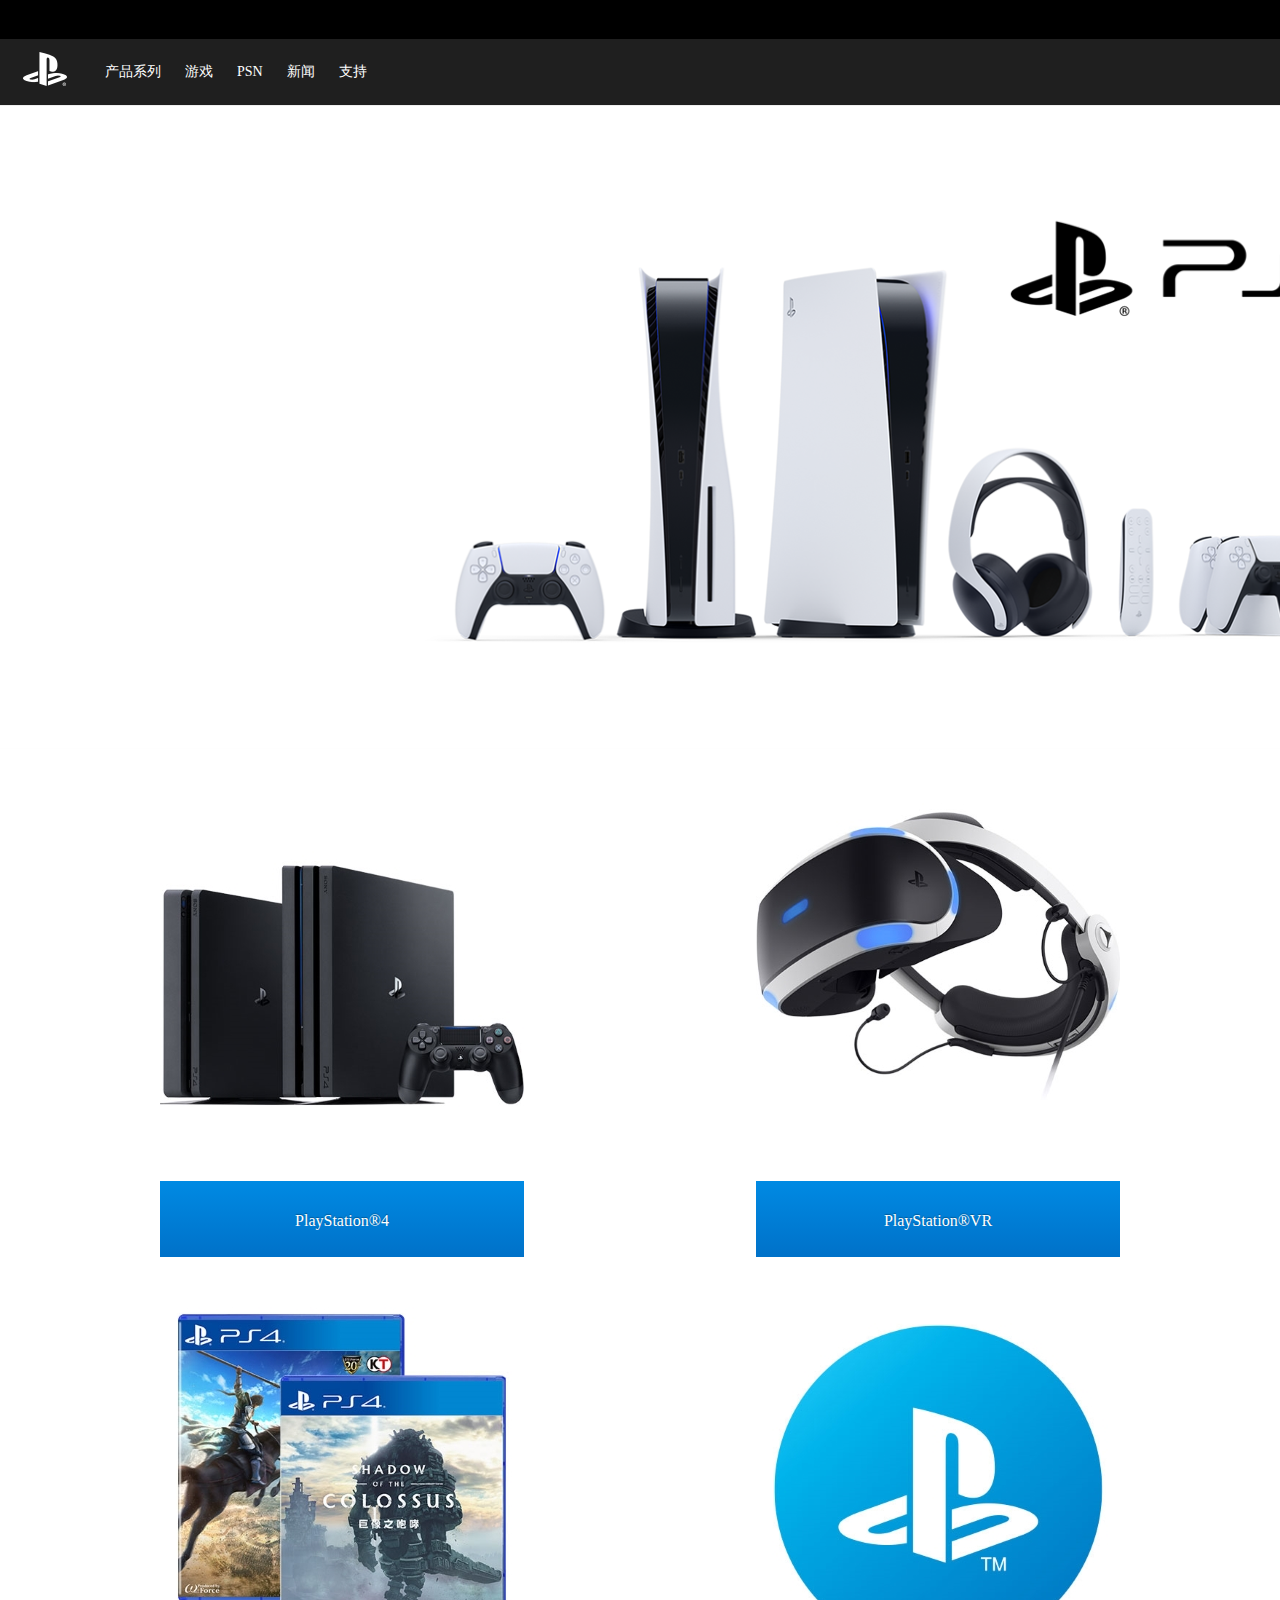
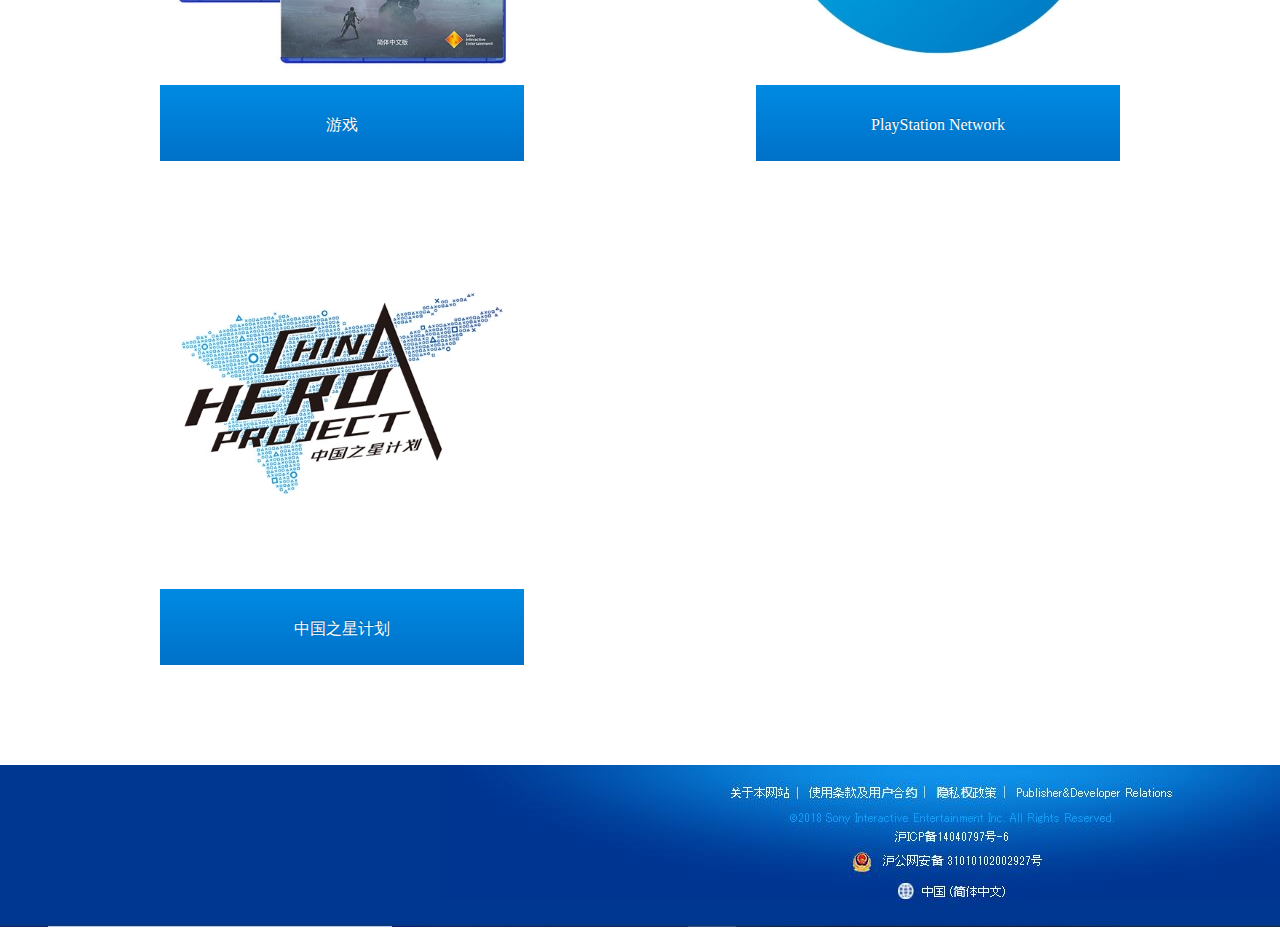
<file: 网站/index.html>
<!doctype html>
<html>
<head>
<meta charset="utf-8">
<title>索尼互动娱乐</title>
<link href="css/index.css" rel="stylesheet" type="text/css">
</head>

<body class="index">
<!--头部-->
 <div class="PCtop">
  <div id="global-header" class="section-header">
   <div id="sony-area" class="row-sony">
    <a class="link-sony" href="#">
     <img src="images/首页素材/sony_logo.png">
    </a>
   </div>
   <div class="global-container">
    <ul class="row-global-nav">
      <li id="nav-0" class="cell-global-ps">
        <a class="link-global-ps" href="#">
          <img src="images/首页素材/icon_ps_pc.png">
        </a>
      </li>
      <li id="nav-1" class="cell-global">
        <a class="link-global-support" href="#">
          <span class="pc-label-visible">产品系列</span>
        </a>
      </li>
      <li id="nav-2" class="cell-global">
        <a class="link-global-support" href="#">
          <span class="pc-label-visible">游戏</span>
        </a>
      </li>
      <li id="nav-3" class="cell-global">
        <a class="link-global-support" href="#">
          <span class="pc-label-visible">PSN</span>
        </a>
      </li>
      <li id="nav-4" class="cell-global">
        <a class="link-global-support" href="#">
          <span class="pc-label-visible">新闻</span>
        </a>
      </li>
      <li id="nav-5" class="cell-global">
        <a class="link-global-support" href="#">
          <span class="pc-label-visible">支持</span>
        </a>
      </li>
     </ul> <!--导览-->
   </div>
  </div>
 </div>
<!--内容-->
 <div class="PCweb">
  <div id="main_content">
   <div class="tu">
    <a href="#">
     <img src="images/首页素材/playstation-5-showcase-homepage-marquee-desktop-03-ps5-11jun20-chs-cn.png">
    </a>
   </div>
   <div class="second-1">
    <div class="photo1">
     <a>
      <img class="prd_img_1120" src="images/首页素材/20181120PlayStation_02.jpg">
     </a>
     <div class="proBuy">
      <a class="blueBtn" href="PS4.html" target="_blank">PlayStation®4</a>
     </div>
    </div>
    <div class="photo2">
     <a>
      <img class="prd_img_1120" src="images/首页素材/20181120PlayStation_03.jpg">
     </a>
     <div class="proBuy">
      <a class="blueBtn" href="https://www.playstation.com/zh-hans-cn/ps-vr/" target="_blank">PlayStation®VR</a>
     </div>
    </div>
   </div>
   <div class="second-2">
    <div class="photo3">
     <a>
      <img class="prd_img_1120" src="images/首页素材/20181120PlayStation_04.jpg">
     </a>
     <div class="proBuy">
      <a class="blueBtn" href="PSStore.html" target="_blank">游戏</a>
     </div>
    </div>
    <div class="photo4">
     <a>
      <img class="prd_img_1120" src="images/首页素材/20181120PlayStation_05.jpg">
     </a>
     <div class="proBuy">
      <a class="blueBtn" href="Network.html" target="_blank">PlayStation Network</a>
     </div>
    </div>
   </div>
   <div class="second-3">
    <div class="photo5">
     <a>
      <img class="prd_img_1120" src="images/首页素材/20181218chinaheroicon1.jpg">
     </a>
     <div class="proBuy">
      <a class="blueBtn" href="https://asia.playstation.com.cn/chs-cn/hero/" target="_blank">中国之星计划</a>
     </div>
    </div>
   </div>
  </div>
 </div>
 <div class="footer">
  <img src="images/首页素材/QQ截图20210707215318.jpg">
 </div> 
</body>
</html>
</file>
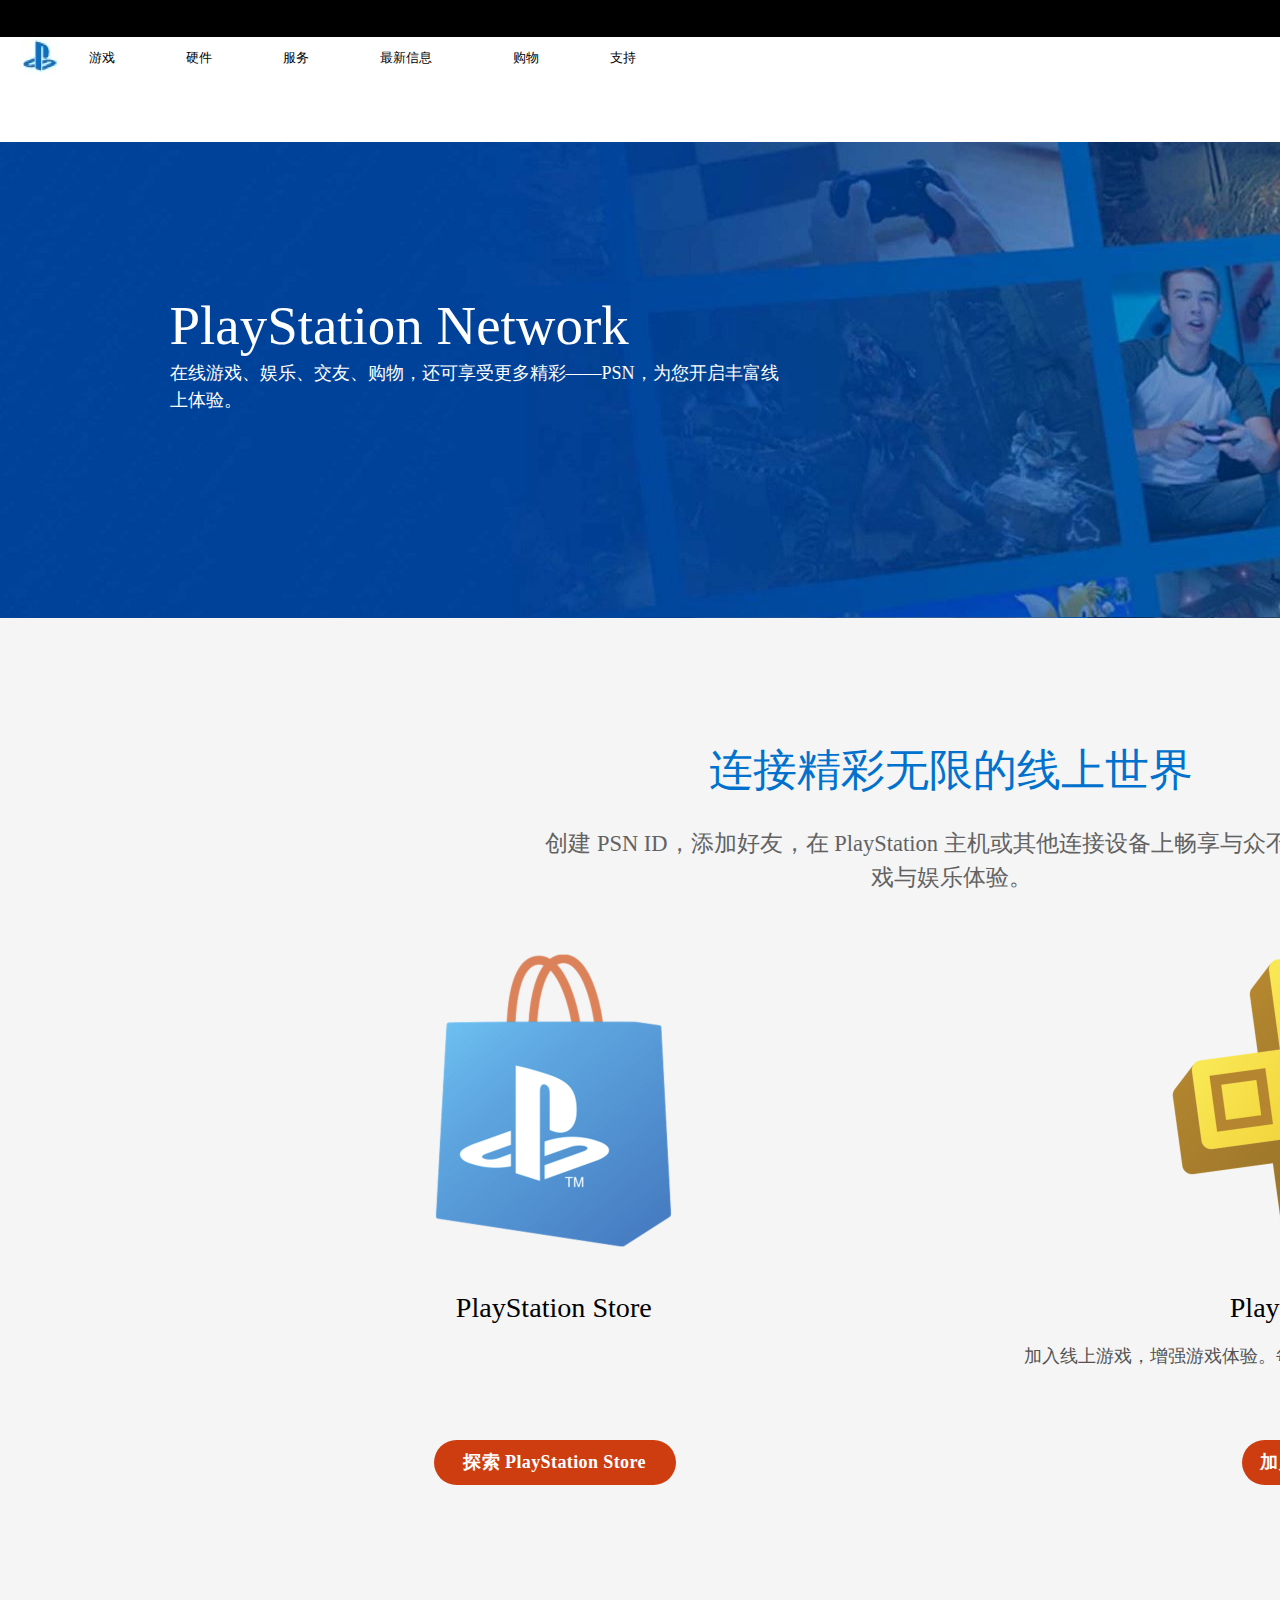
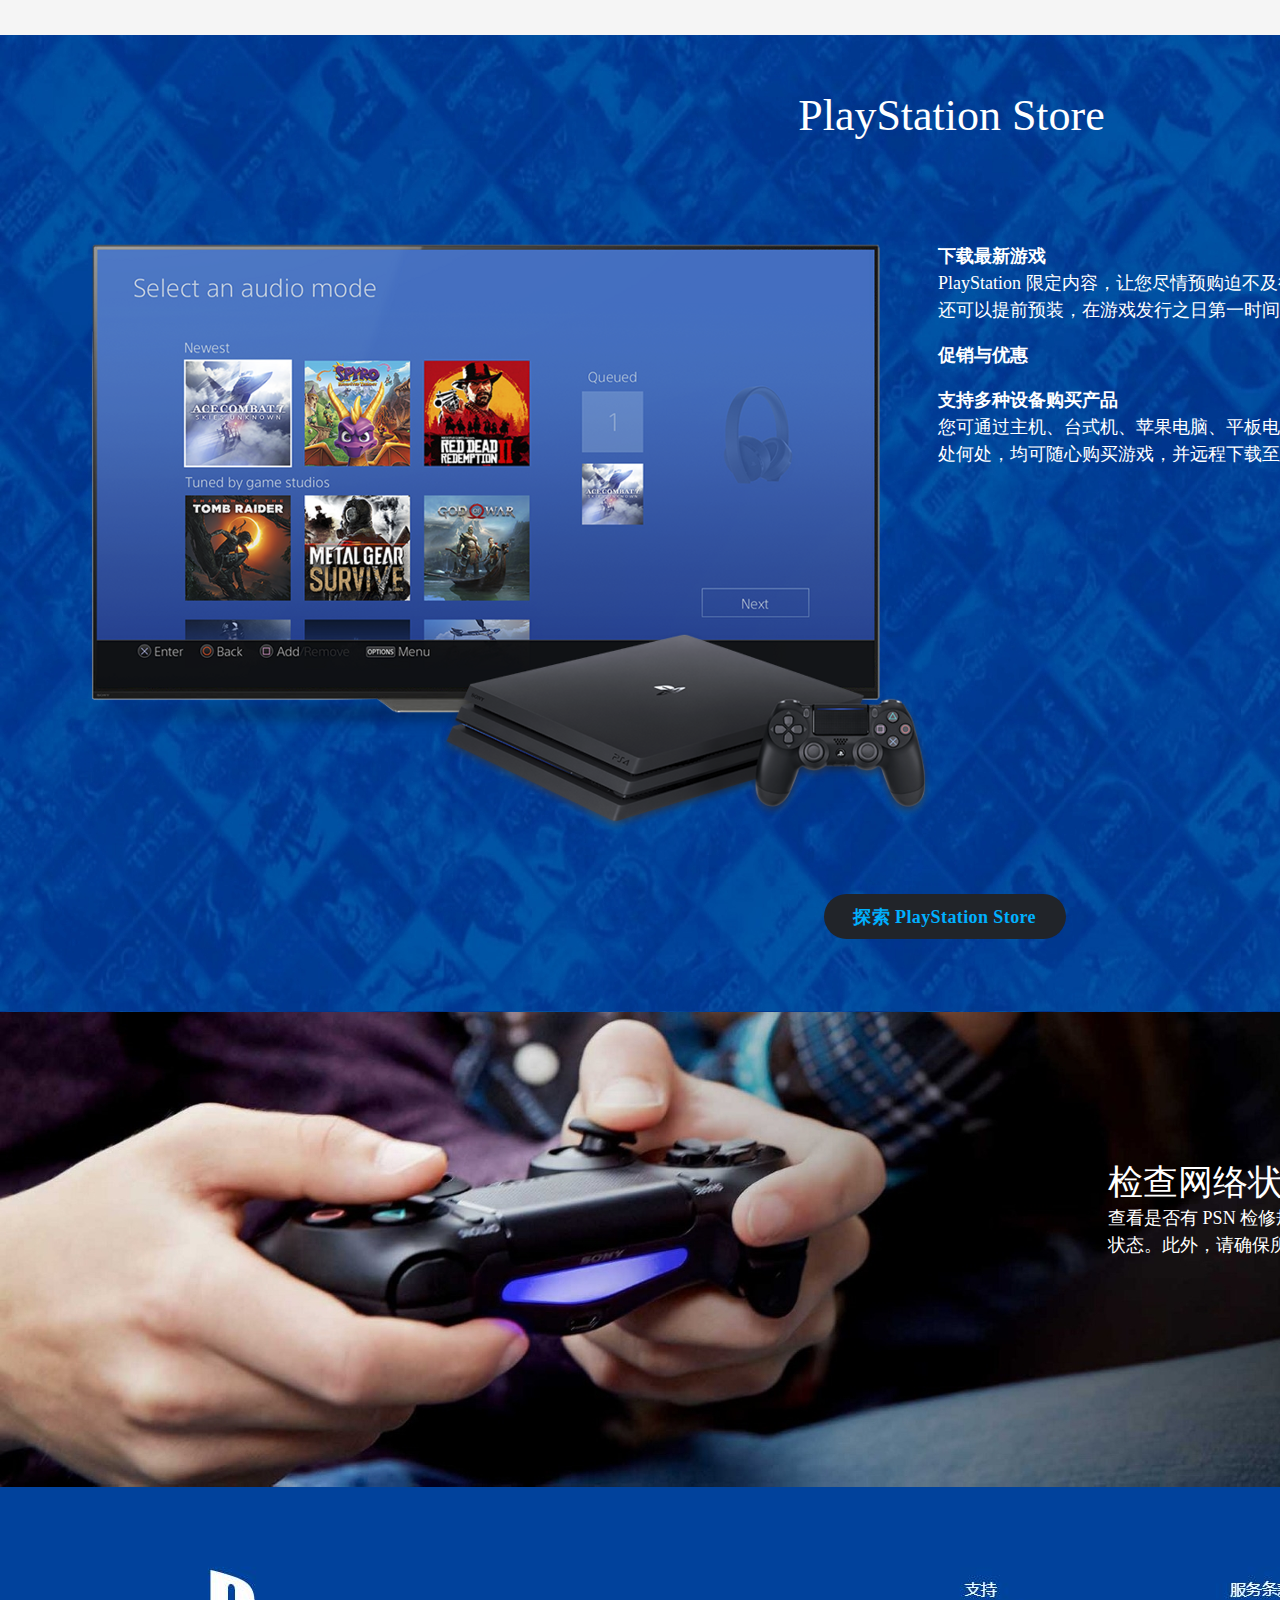
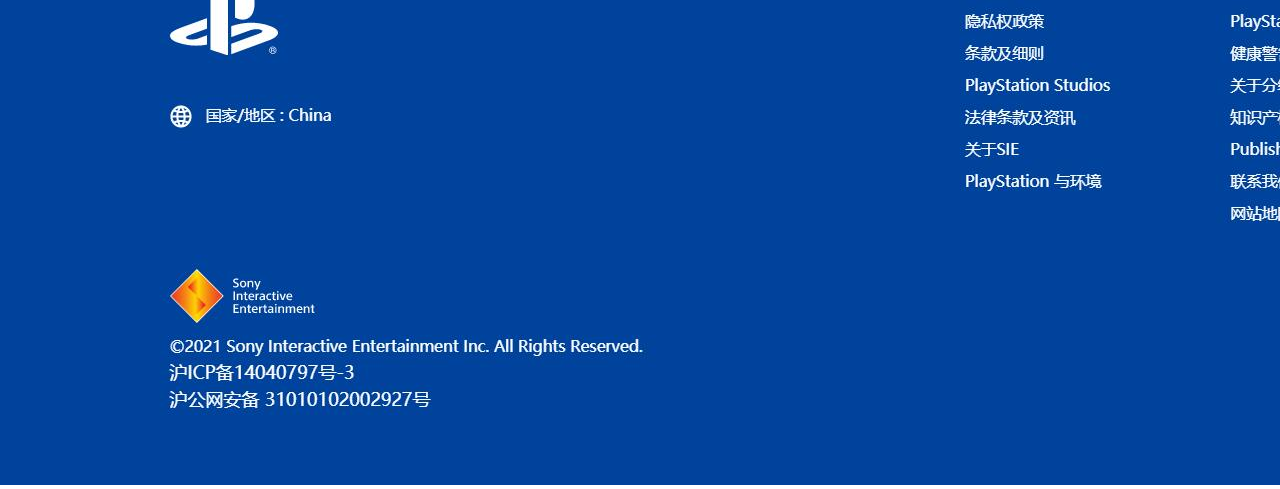
<file: 网站/Network.html>
<!doctype html>
<html>
<head>
<meta charset="utf-8">
<title>PlayStation Network</title>
<link href="css/Network.css" rel="stylesheet" type="text/css">
</head>

<body>
<div class="contianer">
 <div class="header">
  <div id="sony-area" class="row-sony">
   <a class="link-sony" href="#">
    <img src="images/首页素材/sony_logo.png">
   </a>
  </div>
  <div class="header-nav">
   <div class="daolan-nav">
    <nav class="daolan">
     <span class="nav-ps-logo">
      <a class="nav-ps-logo-link" href="#">
       <img src="images/ps4素材/www.playstation.com_zh-hans-cn_ps4_.jpeg">
      </a>
     </span>
     <ul class="nav-global">
      <li class="cell-global">
       <button class="link-global-support">游戏</button>
      </li>
      <li class="cell-global">
       <button class="link-global-support">硬件</button>
      </li>
      <li class="cell-global">
       <button class="link-global-support">服务</button>
      </li>
      <li class="cell-global-l">
       <button class="link-global-support-l">最新信息</button>
      </li>
      <li class="cell-global">
       <button class="link-global-support">购物</button>
      </li>
      <li class="cell-global">
       <button class="link-global-support">支持</button>
      </li>
     </ul>   
    </nav>
    <div class="denglu">
     <div class="denglu-l">
      <div class="denglu-q">
       <button class="denglu-w">
        <span class="denglu-e">
         <span class="button-label">登录</span>
        </span>
       </button>
      </div>
     </div>
    </div>
    <span class="biaodan">
     <div class="search2">
      <form action="" method="get">
       <input type="submit" name="search_sub" id="search_sub" value=" ">
       <input type="text" name="search_box" id="search_box">
      </form>
     </div>
    </span>
   </div>
  </div>
 </div>
 <div class="nav"> </div>
 <!--头部结束-->
 <div class="content">
  <div class="content-contianer">
   <div class="pc-contianer">
    <div style="background-image:url(images/network%E7%B4%A0%E6%9D%90/psn-overview-page-banner-hero-desktop-01-en-12oct20.jpg)" class="pagebanner">
     <div class="page-banner-dark">
      <div class="page-banner__content-wrapper">
       <div class="page-banner__content">
        <div class="page-banner__logo-content">
         <div class="text-align-left">
          <div class="biaoti">
           <h1>PlayStation Network</h1>
          </div>
          <p class="neirong">在线游戏、娱乐、交友、购物，还可享受更多精彩——PSN，为您开启丰富线上体验。</p>
         </div>
         <div class="btn-block">
          <div>
          </div>
         </div>
        </div>
       </div>
      </div>
     </div>
    </div>
    <div class="section1">
     <section style="background-color:#f5f5f5;" class="section-light1">
	  <div class="dier">
       <div class="contentgrid11">
        <div class="content-grid11">
         <div class="box11">
          <div class="titleblock11">
           <div class="title-block11">
            <div>
             <h2>
              <span class="sst-light11" style="color: rgb(0,114,206);">连接精彩无限的线上世界</span>
             </h2>
            </div>
            <p class="sst-light12">创建 PSN ID，添加好友，在 PlayStation 主机或其他连接设备上畅享与众不同的游戏与娱乐体验。</p>
           </div>
          </div>
         </div>
        </div>
       </div>
       <div class="contentgrid12">
        <div class="content-grid12">
         <div class="box12">
          <div class="imageblock12">
           <div class="image-block12">
            <img src="images/network素材/ps-store-bag-22jun20.png">
           </div>
          </div>
          <div class="textblock parbase12">
           <div class="text-block12">
		    <h4 style="text-align: center;">PlayStation Store</h4>
           </div>
          </div>
          <div class="buttonblock12">
           <div class="btn-block12">
            <div class="button12">
             <a href="#" class="anniu12">
              <div class="cta__inner12">
               <span class="an12">探索 PlayStation Store</span>
              </div>
             </a>
            </div>
           </div>
          </div>
         </div>
         <div class="box13">
          <div class="imageblock13">
           <div class="image-block13">
            <img src="images/network素材/ps-plus-blue-bag-icon-01-22sep20.png">
           </div>
          </div>
          <div class="textblock parbase13">
           <div class="text-block13">
		    <h4 class="dier13" style="text-align: center;">PlayStation Plus</h4>
            <p class="neirong13" style="text-align: center;">加入线上游戏，增强游戏体验。每周畅玩两款 PS4 游戏，还有更多惊喜等着您。</p>
           </div>
          </div>
          <div class="buttonblock13">
           <div class="btn-block13">
            <div class="button13">
             <a href="#" class="anniu13">
              <div class="cta__inner13">
               <span class="an13">加入玩家阵营</span>
              </div>
             </a>
            </div>
           </div>
          </div>
         </div>
        </div>
       </div>
      </div>
     </section>
    </div>
    <div style="background-image:url(images/network%E7%B4%A0%E6%9D%90/psn-overview-background-block-desktop-01-en-12oct20.jpg)" class="section2">
     <section class="section-dark2">
      <div>
       <div class="contentgrid21">
        <div class="content-grid21">
         <div class="box21">
          <div class="titleblock21">
           <div class="title-block21">
            <div>
             <h2 class="biaoti21">PlayStation Store</h2>
            </div>
           </div>
          </div>
         </div>
        </div>
       </div>
       <div class="contentgrid22">
        <div class="content-grid22">
		 <div class="box22">
          <div class="imageblock22">
           <div class="image-block22">
            <img src="images/network素材/gold-headset-ui-ps4-accessories-2-column-01-en-15apr19.png">
           </div>
          </div>
         </div>
         <div class="box23">
          <div class="textblock23">
           <div class="text-block23">
		    <p class="neirong23">
             <b>下载最新游戏</b><br>
PlayStation 限定内容，让您尽情预购迫不及待想玩的好游戏，抢先获取全新大作、特别版内容；还可以提前预装，在游戏发行之日第一时间开启奇妙探索之旅。</p>
            <p class="neirong24">
             <b>促销与优惠</b></p>
            <p class="neirong25">
             <b>支持多种设备购买产品</b><br>
您可通过主机、台式机、苹果电脑、平板电脑、手机等多种设备浏览 PlayStation Store。无论您身处何处，均可随心购买游戏，并远程下载至您的 PS4，等您到家时，就可以即刻开玩！</p>
           </div>
          </div>
         </div>
        </div>
       </div>
       <div class="contentgrid23">
        <div class="content-grid23">
         <div class="box24">
          <div class="buttonblock23">
           <div class="btn-block23">
            <div class="button23">
             <a href="#" class="anniu23" target="_blank">
              <div class="cta__inner23">
               <span class="an23">探索 PlayStation Store</span>
              </div>
             </a>
            </div>
           </div>
          </div>
         </div>
        </div>
       </div>
      </div>
     </section>
    </div>
    <div style="background-image:url(images/network%E7%B4%A0%E6%9D%90/psn-status-small-page-banner-desktop-01-en-12oct20.jpg)" class="pagebanner1">
     <div class=" page-banner-dark1">
      <div class="page-banner__content-wrapper1">
       <div class="page-banner__content1">
        <div class="box3">
         <div class="title-block3">
          <div>
           <h3>检查网络状态</h3>
          </div>
          <p class="neirong3">查看是否有 PSN 检修规划；如遇相关规划，可能会导致您一段时间内处于离线状态。此外，请确保所有服务均正常可用，以排除连接问题。</p>
         </div>
         <div class="btn-block3">
         </div>
        </div>
       </div>
      </div>
     </div>
    </div>
    <div class="footer">
     <img src="images/network素材/QQ截图20210707203304.jpg">
    </div>
   </div>
  </div>
 </div>
</body>
</html>
</file>
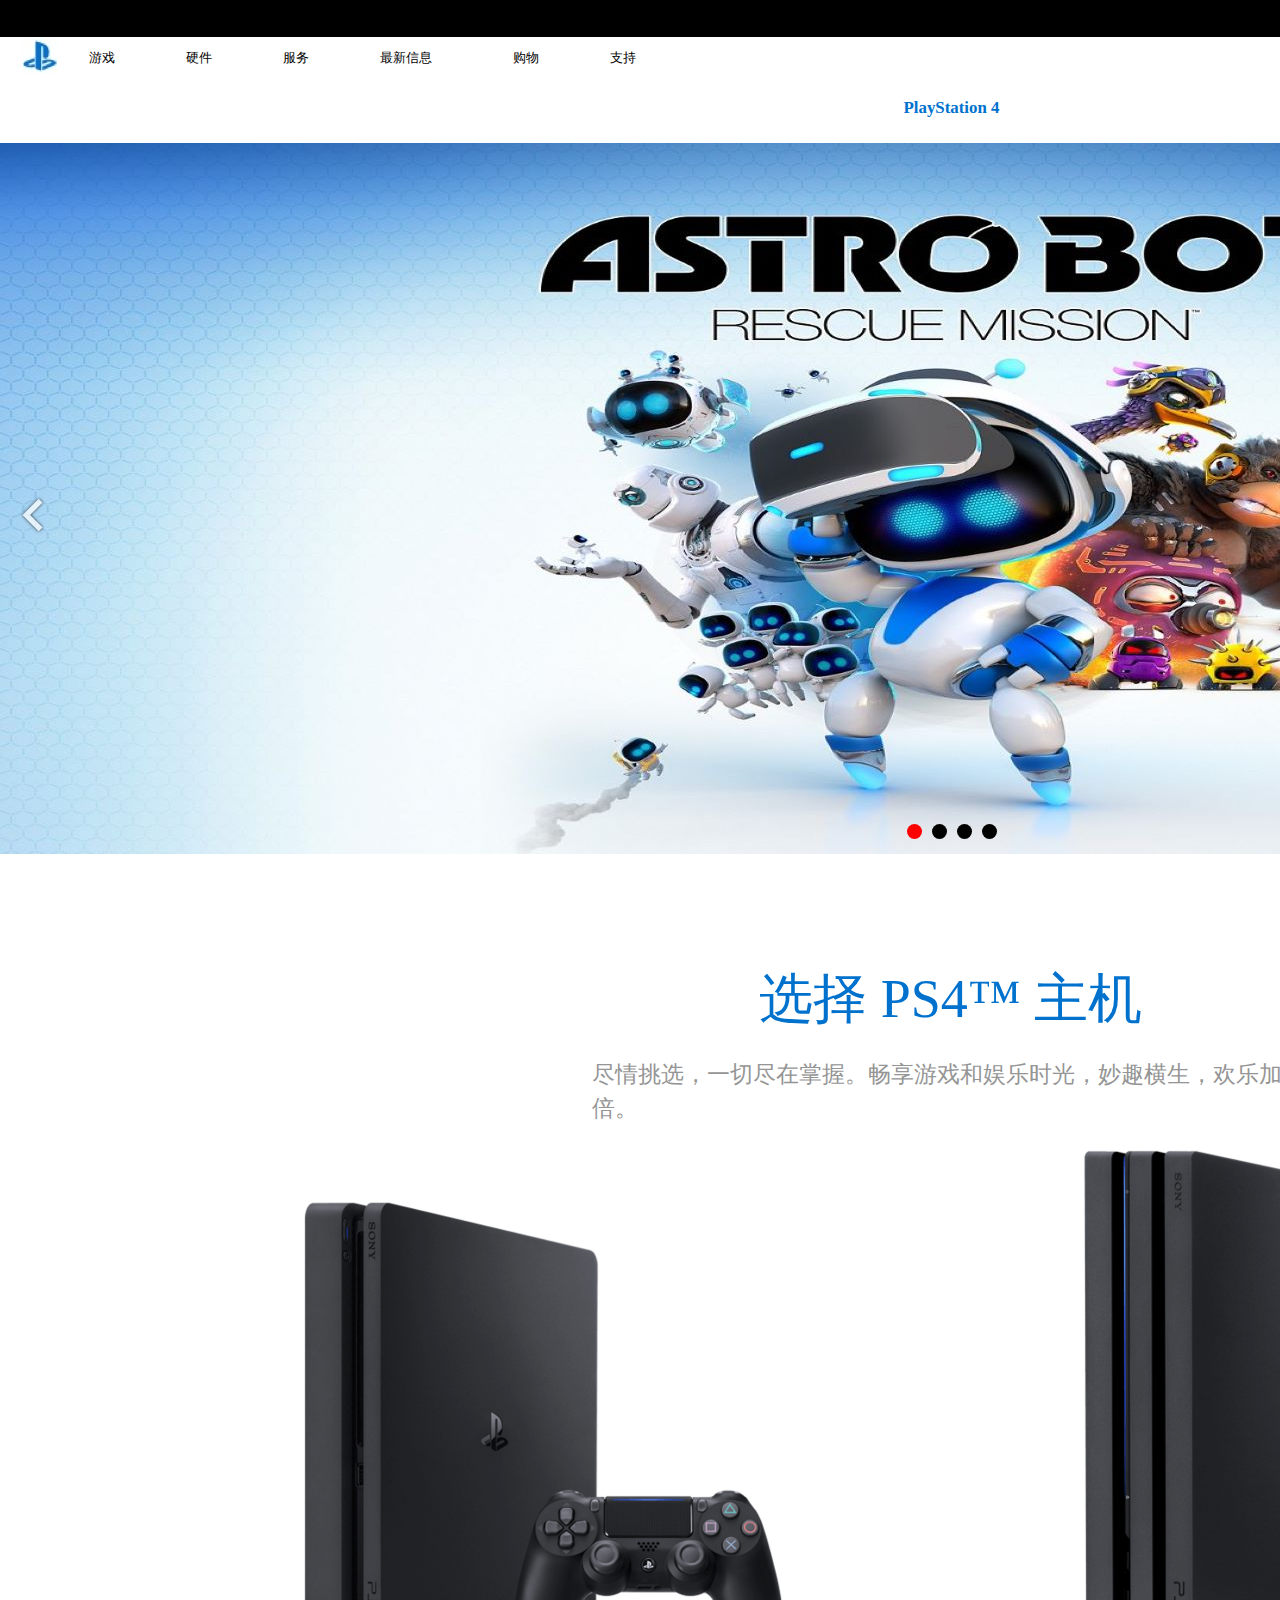
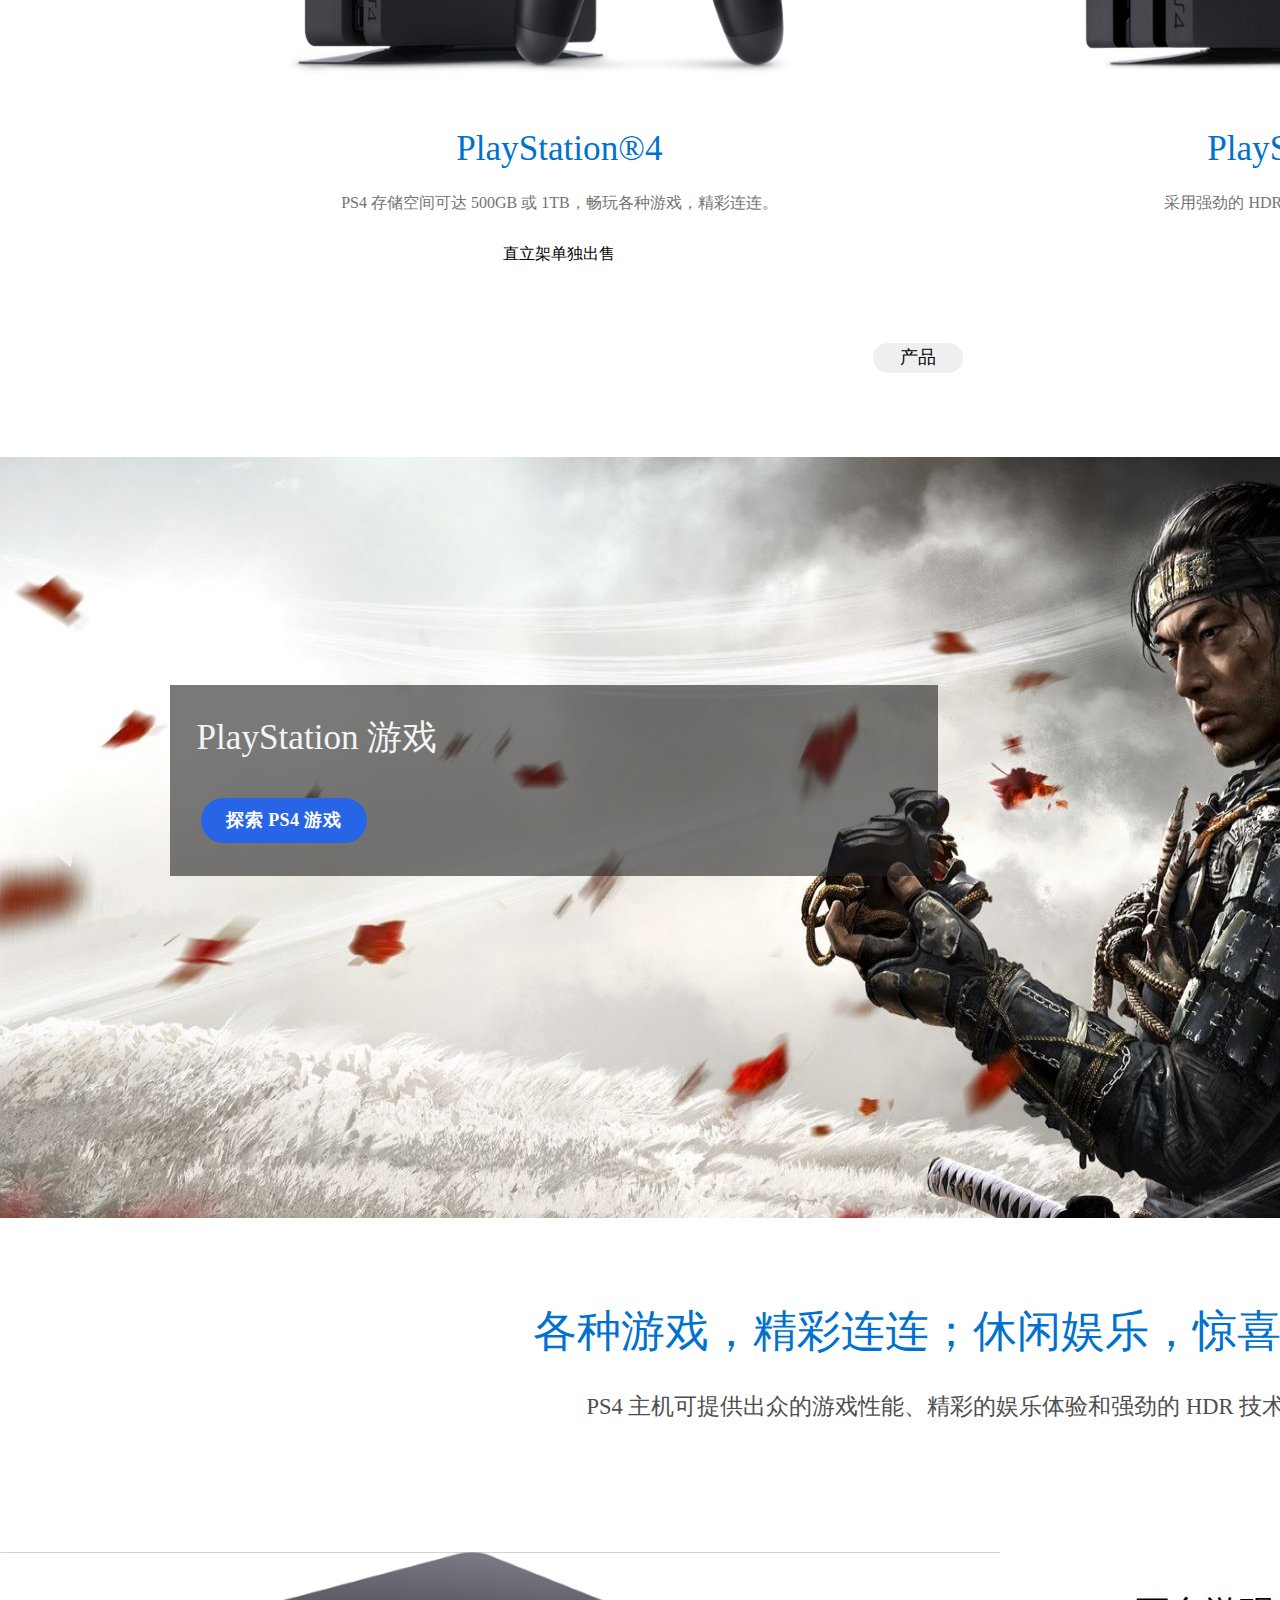
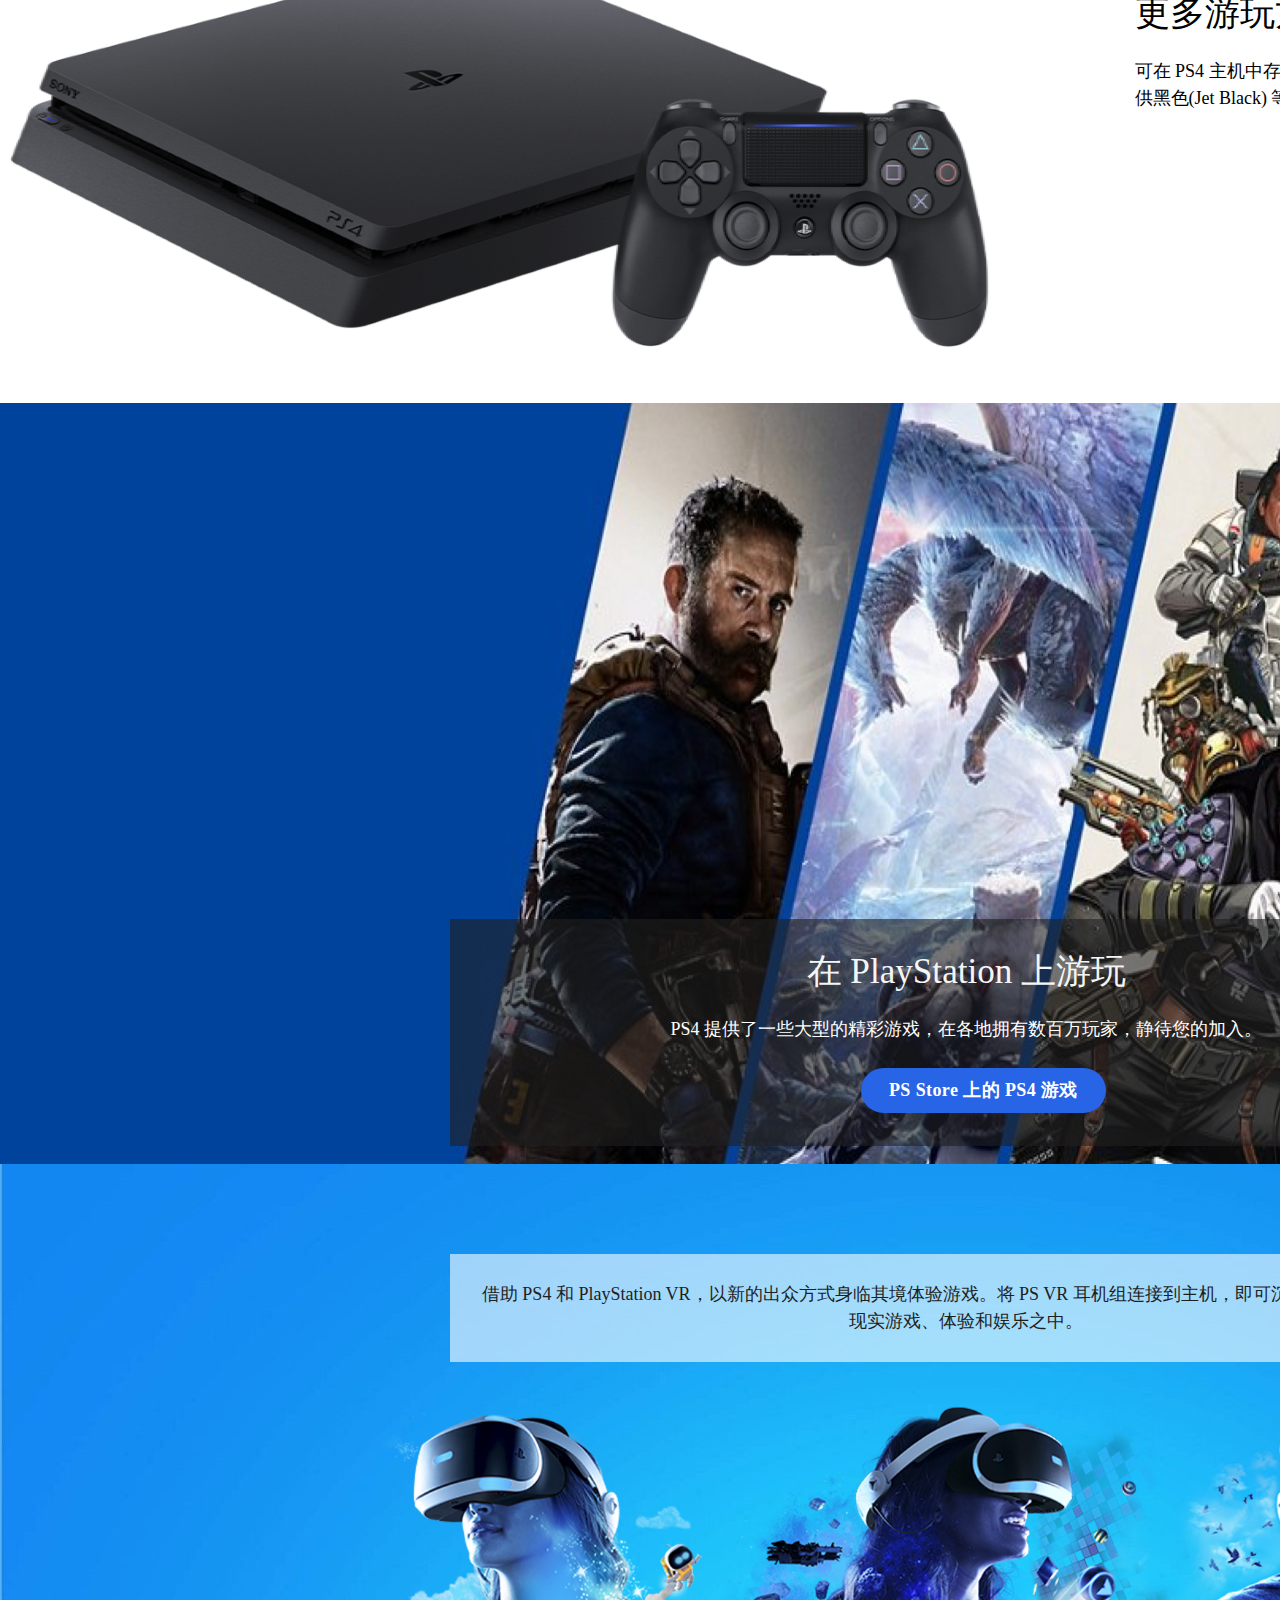
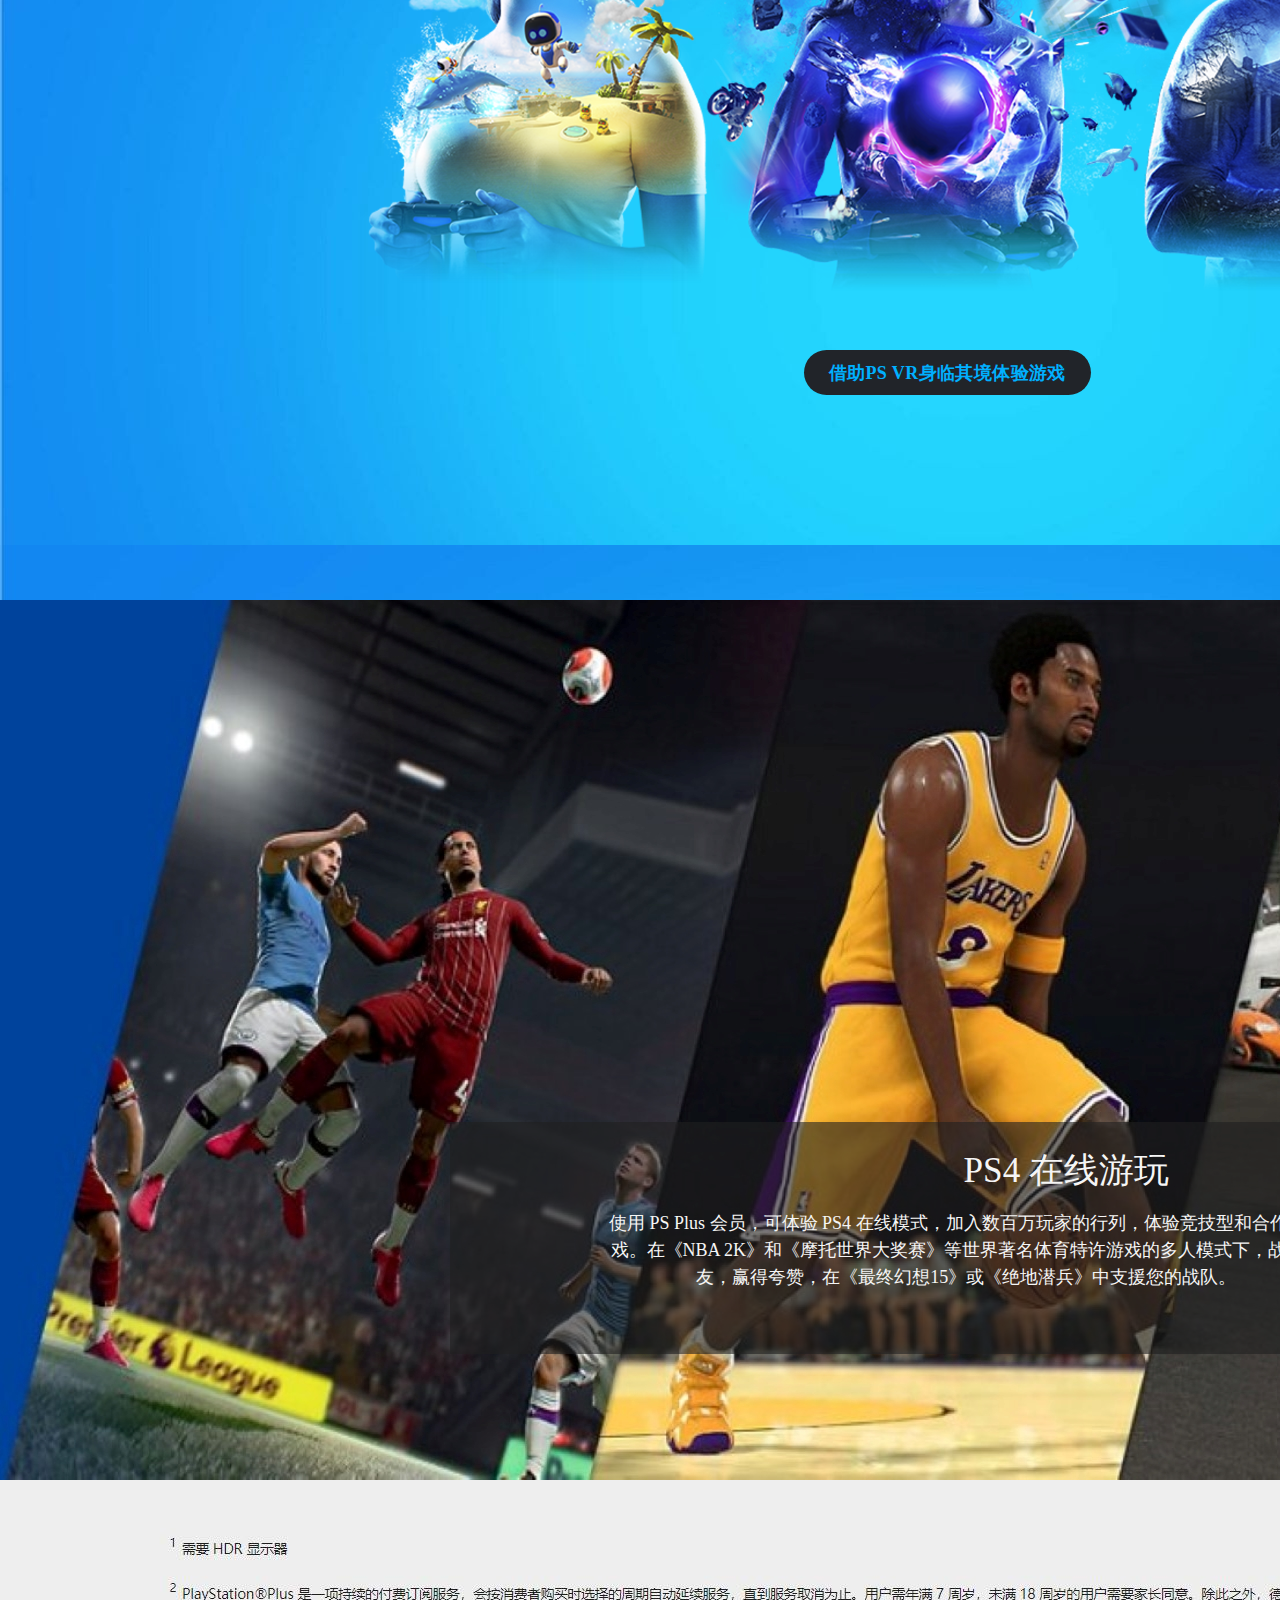
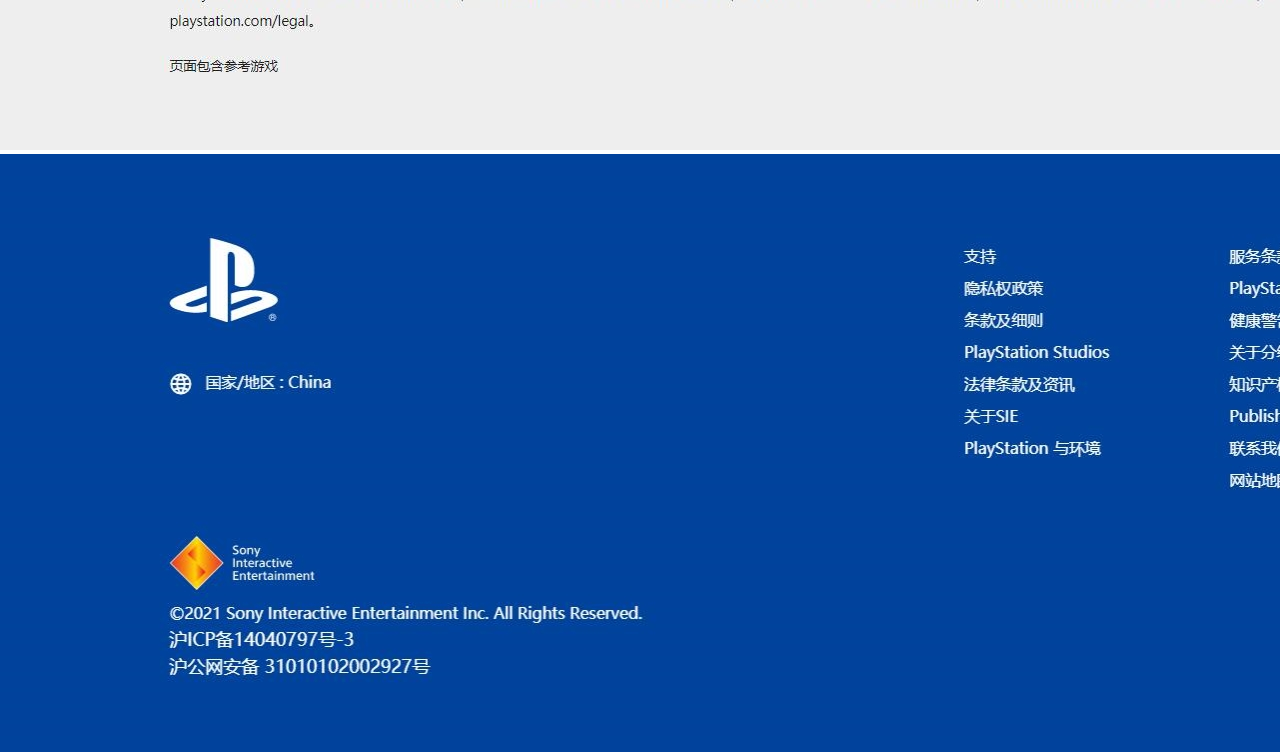
<file: 网站/PS4.html>
<!doctype html>
<html>
<head>
<meta charset="utf-8">
<title>PlayStation®4</title>
<link href="css/PS4.css" rel="stylesheet" type="text/css">
<script type="text/javascript" src="js/banner.js"></script> 
</head>

<body>
<div class="contianer">
 <div class="header">
  <div id="sony-area" class="row-sony">
   <a class="link-sony" href="#">
    <img src="images/首页素材/sony_logo.png">
   </a>
  </div>
  <div class="header-nav">
   <div class="daolan-nav">
    <nav class="daolan">
     <span class="nav-ps-logo">
      <a class="nav-ps-logo-link" href="#">
       <img src="images/ps4素材/www.playstation.com_zh-hans-cn_ps4_.jpeg">
      </a>
     </span>
     <ul class="nav-global">
      <li class="cell-global">
       <button class="link-global-support">游戏</button>
      </li>
      <li class="cell-global">
       <button class="link-global-support">硬件</button>
      </li>
      <li class="cell-global">
       <button class="link-global-support">服务</button>
      </li>
      <li class="cell-global-l">
       <button class="link-global-support-l">最新信息</button>
      </li>
      <li class="cell-global">
       <button class="link-global-support">购物</button>
      </li>
      <li class="cell-global">
       <button class="link-global-support">支持</button>
      </li>
     </ul>   
    </nav>
    <div class="denglu">
     <div class="denglu-l">
      <div class="denglu-q">
       <button class="denglu-w">
        <span class="denglu-e">
         <span class="button-label">登录</span>
        </span>
       </button>
      </div>
     </div>
    </div>
    <span class="biaodan">
     <div class="search2">
      <form action="" method="get">
       <input type="submit" name="search_sub" id="search_sub" value=" ">
       <input type="text" name="search_box" id="search_box">
      </form>
     </div>
    </span>
   </div>
  </div>
 </div>
 <div class="nav">PlayStation 4</div>
 <!--头部结束-->
 <div class="content">
  <div id="playBox">                         <!-- 轮播图区域-->
   <div class="pre"></div>					 <!-- 左侧箭头-->
   <div class="next"></div>				 <!-- 右侧箭头-->
   <div class="smalltitle">				 <!-- 下方圆点，每个li表示一个圆点-->
    <ul>
     <li class="thistitle"></li>
     <li></li>
     <li></li>
     <li></li>
    </ul>
   </div>
   <ul class="oUlplay">                    <!-- 轮播图片-->
    <li><a href="#"><img src="images/ps4素材/lun.jpg"></a></li>
    <li><a href="#"><img src="images/ps4素材/lun1.jpg"></a></li>
    <li><a href="#"><img src="images/ps4素材/lun2.jpg"></a></li>
    <li><a href="#"><img src="images/ps4素材/lun3.jpg"></a></li>
   </ul>
  </div>
  <div class="content-contianer">
   <div class="pc-contianer">
    <div class="ghost1"></div>
    <div class="section1">
     <div class="section-light1">
      <div>
       <div class="contentgrid1">
        <div class="box1">
         <div class="titleblock">
          <div class="text-l">
           <div>
            <h1>
             <span class="xuanze">选择 PS4™ 主机</span>
            </h1>
           </div>
           <p>
            <span class="guanggao">尽情挑选，一切尽在掌握。畅享游戏和娱乐时光，妙趣横生，欢乐加倍。</span>
           </p>
          </div>
         </div>
        </div>
       </div>
       <div class="contentgrid2">
        <div class="content-grid">
		 <div class="box2">
          <div class="imageblock">
           <div class="zhaopian">
            <img src="images/ps4素材/ps4-slim-image-block-01-en-24jul20.png">
           </div>
          <div class="textblock parbase">
           <div class="wenzi">
		    <h3 style="text-align: center;">
             <b>
              <span class="ps4" style="color: rgb(0,114,206);">PlayStation®4</span>
             </b>
            </h3>
            <p style="text-align: center;">
             <span style="color: rgb(116,116,116);">PS4 存储空间可达 500GB 或 1TB，畅玩各种游戏，精彩连连。</span>
            </p>
            <p style="text-align: center;">
             <span class="txt--1">直立架单独出售</span>
            </p>
           </div>
          </div>
         </div>
        </div>
        <div class="box2">
          <div class="imageblock">
           <div class="zhaopian">
            <img src="images/ps4素材/ps4-pro-image-block-01-en-24jul20.png">
           </div>
          <div class="textblock parbase">
           <div class="wenzi">
		    <h3 style="text-align: center;">
             <b>
              <span class="ps4" style="color: rgb(0,114,206);">PlayStation®4 Pro</span>
             </b>
            </h3>
            <p style="text-align: center;">
             <span style="color: rgb(116,116,116);">采用强劲的 HDR1 技术，提供 4K 游戏和娱乐体验</span>
            </p>
            <p style="text-align: center;">
             <span class="txt--1">直立架单独出售</span>
            </p>
           </div>
          </div>
         </div>
        </div>
       </div>
       <div class="contentgrid3">
        <div class="denglu">
         <div class="denglu-l">
          <div class="denglu-q">
           <button class="denglu-w">
            <span class="denglu-e">
             <span class="button-label">产品</span>
            </span>
           </button>
          </div>
         </div>
        </div>
       </div>
      </div>
     </div>
    </div>
    <div style="background-image:url(images/ps4%E7%B4%A0%E6%9D%90/duimadao.jpg)" class="section2">
     <section class="section-light2">
	  <div>
       <div class="ghost"></div>
       <div class="contentgrid21">
        <div class="content-grid21">
         <div style="background-color:rgba(31,31,31,0.6);" class="box--dark">
          <div class="textblock parbase1">
           <div class="text-block">
		    <h3>
             <span class="sst-light">PlayStation 游戏</span>
             <br>
            </h3>
           </div>
          </div>
          <div class="buttonblock">
           <div class="btn-block">
            <div>
             <div class="button">
              <a href="#" class="anniu">
               <div class="cta__inner">
                <span class="an">探索 PS4 游戏</span>
               </div>
              </a>
             </div>
            </div>
           </div>
          </div>
         </div>
         <div class="box"> </div>
	    </div>
       </div>
      </div>
     </section>
    </div>
    <div class="section3">
     <section class="section--light3">
	  <div class="section31">
       <div class="contentgrid31">
        <div class="content-grid31">
         <div class="box31">
          <div class="titleblock31">
           <div class="title-block31">
            <div class="biaoti">
             <h2>
              <span style="color: rgb(0,114,206);">
               <b>
                <span class="txt--7">
                 <span class="sst-light31">各种游戏，精彩连连；休闲娱乐，惊喜不断</span>
                </span>
               </b>
              </span>
             </h2>
            </div>
            <p class="pd">PS4 主机可提供出众的游戏性能、精彩的娱乐体验和强劲的 HDR 技术<sup>1</sup>。</p>
           </div>
          </div>
         </div>
        </div>
       </div>
       <div class="contentgrid32">
        <div class="content-grid32">
         <div class="box32">
          <div class="imageblock32">
           <div class="zhaopian32">
            <img src="images/ps4素材/ps4-overview-console-02-en-04sep18.png">
           </div>
          </div>
         </div>
         <div class="box33">
          <div class="textblock parbase32">
           <div class="text-block32">
            <h3>
             <span class="sst-light32">更多游玩方式</span><br>
            </h3>
            <p class="pd1">可在 PS4 主机中存储游戏、应用、截屏和视频，存储空间高达 1TB，比原款 PS4 机型更轻薄，提供黑色(Jet Black) 等多种颜色。</p>
           </div>
          </div>
         </div>
	    </div>
       </div>
      </div>
     </section>
    </div>
    <div style="background-image:url(images/ps4%E7%B4%A0%E6%9D%90/ps4-games-montage-background-block-desktop-01-ps4-11sep20$en-hk.jpg)" class="section4">
     <section class="section-light4">
	  <div>
       <div class="ghost"></div>
       <div class="contentgrid41">
        <div class="content-grid41">
         <div style="background-color:rgba(31,31,31,0.6);" class="box--dark4">
          <div class="textblock parbase4">
           <div class="text-block4">
		    <h3 class="sst-light4" style="text-align: center;">在 PlayStation 上游玩</h3>
            <p class="sst-light41" style="text-align: center;">PS4 提供了一些大型的精彩游戏，在各地拥有数百万玩家，静待您的加入。</p>
           </div>
          </div>
          <div class="buttonblock4">
           <div class="btn-block4">
            <div>
             <div class="button4">
              <a href="#" class="anniu4">
               <div class="cta__inner4">
                <span class="an4">PS Store 上的 PS4 游戏</span>
               </div>
              </a>
             </div>
            </div>
           </div>
          </div>
         </div>
         <div class="box4"> </div>
	    </div>
       </div>
      </div>
     </section>
    </div>
    <div style="background-image:url(images/ps4%E7%B4%A0%E6%9D%90/psvr-overview-section-background-desktop-01-en-06jan20.jpg)" class="section5">
     <section class="section-dark5">
       <div class="contentgrid51">
        <div class="content-grid51">
         <div style="background-color:rgba(255,255,255,0.6);" class="box-light5">
          <div class="textblock parbase5">
           <div class="text-block5">
            <p class="sst-light51" style="text-align: center;">借助 PS4 和 PlayStation VR，以新的出众方式身临其境体验游戏。将 PS VR 耳机组连接到主机，即可沉浸于激动人心的虚拟现实游戏、体验和娱乐之中。</p>
           </div>
          </div>
         </div>
        </div>
       </div>
       <div class="contentgrid52">
        <div class="content-grid52">
         <div class="box52">
          <div class="imageblock5">
           <div class="image-block5">
            <img src="images/ps4素材/psvr-overview-experiences-column-image-01-ps4-en-06jan20.png">
           </div>
          </div>
          <div class="buttonblock5">
          <div class="btn-block5">
           <div class="button5">
            <a href="#" class="anniu5">
             <div class="cta__inner5">
              <span class="an5">借助PS VR身临其境体验游戏</span>
             </div>
            </a>
           </div>
          </div>
         </div>
        </div>
       </div>
      </div>
     </div>
    </section>
    </div>
    <div style="background-image:url(images/ps4%E7%B4%A0%E6%9D%90/ps4-play-online-background-block-desktop-01-ps4-05aug20$en.jpg)" class="section6">
     <section class="section-dark6">
	  <div>
       <div class="contentgrid6">
        <div class="content-grid6">
		 <div style="background-color:rgba(31,31,31,0.6);" class="box-dark6">          <div class="textblock parbase6">
           <div class="text-block6">
            <h3 class="anniu6" style="text-align: center;">PS4 在线游玩</h3>
            <p class="an6" style="text-align: center;">使用 PS Plus 会员，可体验 PS4 在线模式，加入数百万玩家的行列，体验竞技型和合作型游戏。在《NBA 2K》和《摩托世界大奖赛》等世界著名体育特许游戏的多人模式下，战胜朋友，赢得夸赞，在《最终幻想15》或《绝地潜兵》中支援您的战队。</p>
           </div>
          </div>
         </div>
        </div>
       </div>
      </div>
     </section>
    </div>
    <div class="section7">
     <img src="images/ps4素材/QQ截图20210707132845.jpg">
     <img src="images/ps4素材/QQ截图20210707132519.jpg">
    </div>
   </div>
  </div>
 </div>  
</body>
</html>
</file>
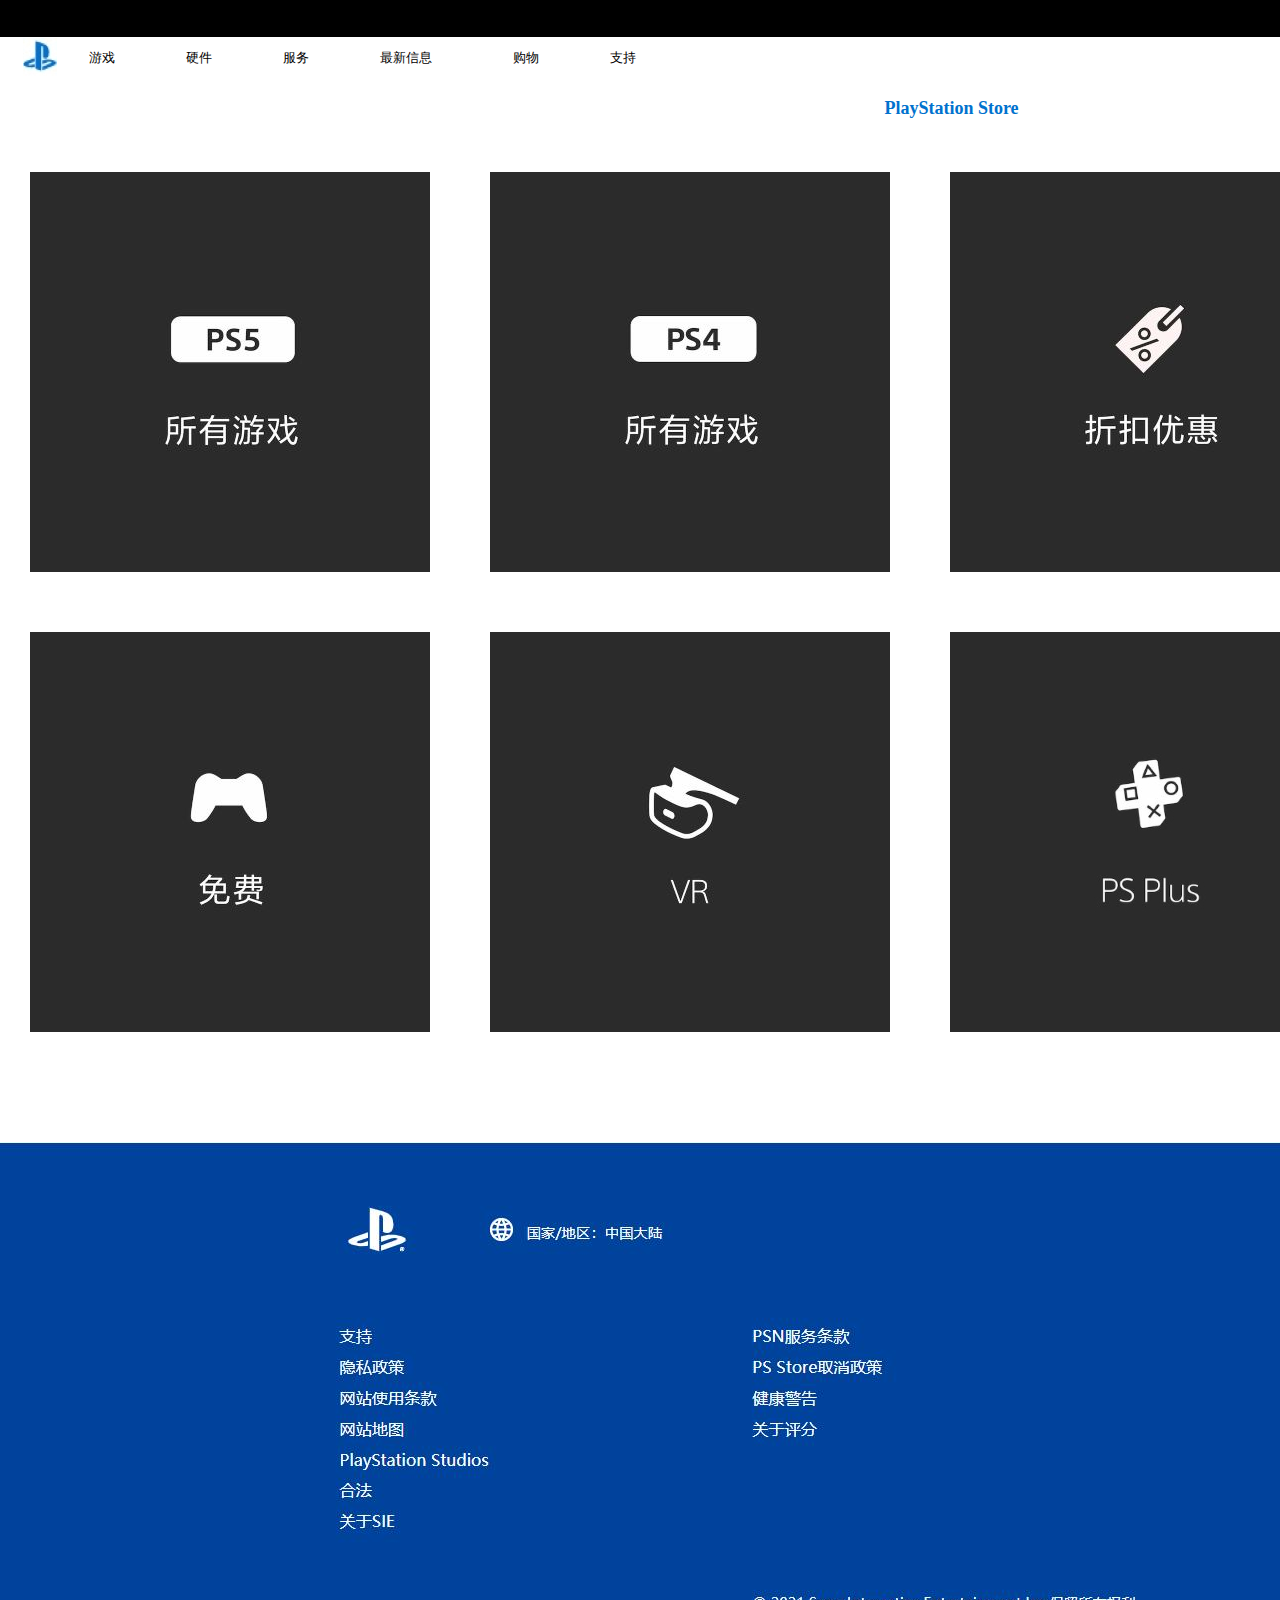
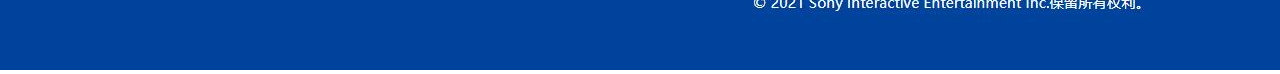
<file: 网站/PSStore.html>
<!doctype html>
<html>
<head>
<meta charset="utf-8">
<title>PlayStation Store</title>
<link href="css/PSStore.css" rel="stylesheet" type="text/css">
</head>

<body>
<div class="contianer">
 <div class="header">
  <div id="sony-area" class="row-sony">
   <a class="link-sony" href="#">
    <img src="images/首页素材/sony_logo.png">
   </a>
  </div>
  <div class="header-nav">
   <div class="daolan-nav">
    <nav class="daolan">
     <span class="nav-ps-logo">
      <a class="nav-ps-logo-link" href="#">
       <img src="images/ps4素材/www.playstation.com_zh-hans-cn_ps4_.jpeg">
      </a>
     </span>
     <ul class="nav-global">
      <li class="cell-global">
       <button class="link-global-support">游戏</button>
      </li>
      <li class="cell-global">
       <button class="link-global-support">硬件</button>
      </li>
      <li class="cell-global">
       <button class="link-global-support">服务</button>
      </li>
      <li class="cell-global-l">
       <button class="link-global-support-l">最新信息</button>
      </li>
      <li class="cell-global">
       <button class="link-global-support">购物</button>
      </li>
      <li class="cell-global">
       <button class="link-global-support">支持</button>
      </li>
     </ul>   
    </nav>
    <div class="denglu">
     <div class="denglu-l">
      <div class="denglu-q">
       <button class="denglu-w">
        <span class="denglu-e">
         <span class="button-label">登录</span>
        </span>
       </button>
      </div>
     </div>
    </div>
    <span class="biaodan">
     <div class="search2">
      <form action="" method="get">
       <input type="submit" name="search_sub" id="search_sub" value=" ">
       <input type="text" name="search_box" id="search_box">
      </form>
     </div>
    </span>
   </div>
  </div>
 </div>
 <div class="nav">PlayStation Store</div>
 <div class="stroe">
  <ul class="shangdian">
   <li class="tupian"><a href="#"><img src="images/store素材/ffe0e9be-a7c5-426d-8305-bdc082df6d03.jpg"></a></li>
   <li class="tupian"><a href="#"><img src="images/store素材/da534a7f-238b-4387-80f2-04610efd98e6.jpg"></a></li>
   <li class="tupian"><a href="#"><img src="images/store素材/adf3219e-b543-4bc0-8df1-e8a0529f723b.jpg"></a></li>
   <li class="tupian"><a href="#"><img src="images/store素材/160a4f01-6022-4f88-907a-cd546b65b675.jpg"></a></li>
   <li class="tupian"><a href="#"><img src="images/store素材/de276a27-9bf1-4a72-abe2-0500d1afc8a8.jpg"></a></li>
   <li class="tupian"><a href="#"><img src="images/store素材/e934bf9b-6f5d-4dcf-b413-2ac42e0e3bbf.jpg"></a></li>
 </div>
 <div class="footer">
  <img src="images/store素材/QQ截图20210707144124.jpg">
 </div>
</body>
</html>
</file>
<file: 网站/css/index.css>
@charset "utf-8";
/* CSS Document */
*{
	margin:0;
	padding:0;
	font-family:"微软雅黑";
	font-size:16px;
	text-decoration: none;}	
.row-sony{
	height:39px;
	width:1857px;
	padding-top:0px;
    padding-right:23px;
    padding-bottom:0px;
    padding-left:23px;
	background-color:#000000;
	text-align:right;
	line-height:1;}
.link-sony{
	height:37px;
	width:71px;
    display:inline-block;
    padding:12px 0 12px 0;}
.global-container {
    position:relative;
	width:1903px;
    height:66px;
    background-color:#1f1f1f;}
.row-global-nav{
	display: block;
    width: 100%;
	height:66px;}
.link-global-ps {
    display: block;
    width: 45px;
    padding: 13px 23px 11px 23px;
    height: 40px;}
.cell-global-ps {
    display: inline-block;
	vertical-align: middle;
    text-align: center;}
.cell-global {
    display: inline-block;
    vertical-align: middle;
    text-align: center;}
.link-global-support{
	color:#ffffff;
    padding: 22px 10px 22px 10px;}
.pc-label-visible{
	color: #ffffff;
	font-size:14px;}
.link-global-support:hover{
	background:#003791;}
.tu{
    margin-bottom: 50px;}
.second-1{
	height:454px;
	width:960px;
	display:block;
	overflow:hidden;
	margin:50px auto 0;}
.photo1{
	float:left;
	width:364px;}
.photo2{
	float:right;
	width:364px;}
.prd_img_1120{
    display: inline-block;
    width: 100%;
    margin: 0 auto 10px;}
.second-2{
	height:454px;
	width:960px;
	display:block;
	overflow:hidden;
	margin:50px auto 0;}
.photo3{
	float:left;
	width:364px;}
.photo4{
	float:right;
	width:364px;}
.second-3{
	height:454px;
	width:960px;
	display:block;
	overflow:hidden;
	margin:50px auto 0;}
.photo5{
	float:left;
	width:364px;}
.proBuy{
	width:364px;
	height:80px;
	margin:0 auto;
	text-align:center;}
.blueBtn{
	background-image: -webkit-linear-gradient(top,#008ae3,#0070c7);
	display:block;
	padding:20px 0 20px 0;
	text-shadow: 0 -1px 1px rgb(0 0 0 / 30%);
    text-align: center;
	color:#FFF;
    font-size: 16px;
    line-height:40px;
	width:364px;}
.blueBtn:hover{
	background:#0070c7;}
#main_content {
    margin-bottom: 100px;
    text-align: center;}
.footer{
	height:162px;}
</file>
<file: 网站/css/Network.css>
@charset "utf-8";
/* CSS Document */
*{
	margin:0;
	padding:0;
	font-family:"微软雅黑";
	font-size:16px;
	text-decoration: none;}	
.row-sony{
	height:37px;
	width:1857px;
	padding-top:0px;
    padding-right:23px;
    padding-bottom:0px;
    padding-left:23px;
	background-color:#000000;
	text-align:right;
	line-height:1;}
.link-sony{
	height:37px;
	width:71px;
    display:inline-block;
    padding:12px 0 12px 0;}
.header-nav{
	font-size:18px;
	font-style:normal;
	font-weight:400;
	display:flex;
	height:41px;
	left:0px;
	position:relative;
	top:0px;
	width:1903px;
	z-index:10;}
.daolan-nav{
	padding-bottom:0px;
    padding-left:22.5px;
    padding-right:22.5px;
    padding-top:0px;
    position:relative;
    width:1858px;}
.daolan{
	float:left;
	align-items:center;
	display:flex;
	flex-basis:auto;
	flex-grow:0;
	flex-shrink:1;
	height:40px;
	justify-content:center;
	order:1;
	width:661px;}
#nav-ps-logo{
	align-items:center;
	display:flex;
	height:38px;
	justify-content:space-between;
	width:43px;}
.nav-ps-logo-link{
	display:block;
	height:38px;
	margin-right:9px;
	width:34px;}
.nav-global{
	bottom:0px;
	display:flex;
	height:40px;
	left:0px;
	position:static;
	top:64px;
	width:618px;}
.cell-global{
	display:flex;
	height:40px;
	margin-left:0px;
	overflow-x:visible;
	overflow-y:visible;
	padding-bottom:0px;
	padding-left:18px;
	padding-right:18px;
	padding-top:0px;
	width:61px;}
.cell-global-l{
	display:flex;
	height:40px;
	margin-left:0px;
	overflow-x:visible;
	overflow-y:visible;
	padding-bottom:0px;
	padding-left:18px;
	padding-right:18px;
	padding-top:0px;
	width:97px;}
.link-global-support{
	font-family: SST,helvetica,arial,sans-serif;
	font-size:13px;
	line-height:21px;
	text-align:left;
	background-color:#fff;
	border:none;
	align-items:center;
	box-sizing:border-box;
	display:flex;
	height:40px;
	margin:0px;
	padding-bottom:0px;
	padding-left:5px;
	padding-right:20px;
	padding-top:0px;
	position:relative;
	width:61px;
	font-weight:500;}
.link-global-support-l{
	font-family: SST,helvetica,arial,sans-serif;
	font-size:13px;
	line-height:21px;
	text-align:left;
	background-color:#fff;
	border:none;
	align-items:center;
	box-sizing:border-box;
	display:flex;
	height:40px;
	margin-bottom:0px;
	margin-left:0px;
	margin-right:0px;
	margin-top:0px;
	padding-bottom:0px;
	padding-left:5px;
	padding-right:20px;
	padding-top:0px;
	position:relative;
	width:auto;
	font-weight:500;}
.link-global-support:hover{
	background-color:#003791;}
.link-global-support-l:hover{
	background-color:#003791;}
.denglu{
	align-items:center;
	display:flex;
	flex-grow:1;
	height:40px;
	justify-content:flex-end;
	order:2;
	position:relative;
	width:976.25px;
	z-index:auto;
	float:left;}
.denglu-l{
	font-size:18px;
	display:flex;
	height:30px;
	justify-content:flex-end;
	position:absolute;
	width:103.5px;}
.denglu-q{
	align-items:center;
	box-sizing:border-box;
	display:flex;
	height:30px;
	width:103.5px;}
.denglu-w{
	align-items:center;
	box-sizing:border-box;
	display:flex;
	height:30px;
	justify-content:center;
	margin-bottom:0px;
	margin-left:0px;
	margin-right:13.5px;
	margin-top:0px;
	min-width:90px;
	overflow-x:visible;
	overflow-y:visible;
	padding-bottom:0px;
	padding-left:10px;
	padding-right:10px;
	padding-top:0px;
	position:relative;
	width:90px;
	border:none;
	border-radius:15px;}
.denglu-w:hover{
	background-color:#666;}
.denglu-e{
	box-sizing:border-box;
	display:block;
	height:24.1406px;
	min-width:0px;
	overflow-x:hidden;
	overflow-y:hidden;
	width:70px;}
.button-label{
	font-size:18px;
	line-height:22.5px;
	text-align:center;}
.biaodan{
	float:left;
	align-items:center;
	display:block;
	height:41px;
	left:0px;
	margin-right:-4px;
	order:3;
	position:relative;
	width:214px;
	z-index:9998;}
#search_box{
	padding-top:6px;
	padding-bottom:6px;}
#search_sub{
	top:4px;
	left:145px;
	height:30px;
	width:30px;
	background:url(../images/ps4%E7%B4%A0%E6%9D%90/search.gif) center no-repeat;
	border:none;
	cursor:pointer;
	position:absolute;
	float:left;}
.nav{
	height:64px;
	width:1903px;}
<!--开始>
.pagebanner{
	box-sizing:border-box;
	display:block;
	width:1903px;
	height:475.75px;}
.page-banner-dark{
	box-sizing:border-box;
	display:block;
	position:relative;
	width:1903px;
	height:475.75px;}
.page-banner__content-wrapper{
	box-sizing:border-box;
	display:block;
	position:absolute;
	padding:54px 0px;
	width:1903px;
	height:475.75px;}
.page-banner__content{
	margin-left:169.5px;
	margin-right:169.5px;
	box-sizing:border-box;
	display:grid;
	height:367.75px;
	max-width:1564px;
	padding:0px;
	position:relative;
	width:1564px;
	z-index:70;}
.page-banner__logo-content{
	margin-bottom:95.5px;
	margin-top:95.5px;
	align-items:flex-start;
	box-sizing:border-box;
	display:flex;
	flex-direction:column;
	position:relative;
	height:176px;
	max-width:625.4px;
	width:625.391px;}
.text-align-left{
	align-self:flex-start;
	box-sizing:border-box;
	display:block;
	height:140px;
	z-index:29;
	margin-bottom:36px;
	width:625.391px;}
.biaoti{
	box-sizing:border-box;
	display:block;
	width:625.391px;
	height:68px;}
h1{
	color:#fff;
	font-size:54.9317px;
	font-style:normal;
	font-weight:300;
	line-height:68.6646px;
	text-align:left;}
.neirong{
	color:#fff;
	font-size:18px;
	font-style:normal;
	font-weight:400;
	line-height:27px;
	text-align:left;}
<!--结束>
.section1{
	box-sizing:border-box;
	display:block;
	height:873.391px;
	width:1903px;}
.section-light1{
	padding-top:72px;
	box-sizing:border-box;
	display:inline-block;
	height:1017.39px;
	position:relative;
	width:1903px;
	z-index:1;}
.dier{
	box-sizing:border-box;
	display:block;
	width:1903px;
	height:873.391px;}
.contentgrid11{
	box-sizing:border-box;
	display:block;
	width:1903px;
	height:257px;}
.content-grid11{
	margin-bottom:72px;
	margin-left:169.5px;
	margin-right:169.5px;
	box-sizing:border-box;
	display:grid;
	height:257px;
	max-width:1564px;
	padding:0px;
	position:relative;
	width:1564px;
	z-index:50;}
.box11{
	margin:0px auto;
	flex-direction:column;
	position:relative;
	box-sizing:border-box;
	display:flex;
	height:257px;
	z-index:29;
	width:1033.62px;}
.titleblock11{
	box-sizing:border-box;
	display:flex;
	flex-direction:column;
	height:257px;
	width:1033.62px;
	z-index:29;}
.title-block11{
	align-self:center;
	box-sizing:border-box;
	display:block;
	height:149px;
	width:826.891px;
	margin-top:54px;}
.sst-light11{
	box-sizing:border-box;
	display:block;
	width:826.891px;
	height:65px;
	font-size:43.9454px;
	font-style:normal;
	font-weight:300;
	line-height:54.9317px;
	text-align:center;}
.sst-light12{
	color:#626262;
	margin-top:18px;
	box-sizing:border-box;
	display:block;
	width:826.891px;
	height:66px;
	font-size:22.5px;
	font-style:normal;
	font-weight:400;
	line-height:33.75px;
	text-align:center;}
.contentgrid12{
	padding-left:169.5px;
	box-sizing:border-box;
	display:block;
	width:1903px;
	height:544.391px;}
.box12{
	float:left;
	flex-direction:column;
	position:relative;
	box-sizing:border-box;
	display:flex;
	height:544.391px;
	z-index:29;
	width:768.5px;}
.imageblock12{
	box-sizing:border-box;
	display:flex;
	flex-direction:column;
	height:343.391px;
	z-index:29;
	width:768.5px;}
.image-block12{
	align-self:center;
	box-sizing:border-box;
	display:block;
	height:307.391px;
	width:307.391px;
	margin-bottom:36px;}
.textblock parbase12{
	box-sizing:border-box;
	display:flex;
	flex-direction:column;
	height:71px;
	z-index:29;
	width:768.5px;}
.text-block12{
	align-self:center;
	box-sizing:border-box;
	display:block;
	height:35px;
	width:614.797px;
	margin:0px auto 36px auto;}
h4{
	box-sizing:border-box;
	display:block;
	width:614.797px;
	height:35px;
	font-size:28.125px;
	font-style:normal;
	font-weight:400;
	line-height:35.1562px;
	text-align:center;}
.buttonblock12{
	margin-top:72px;
	box-sizing:border-box;
	display:flex;
	flex-direction:column;
	height:58px;
	width:768.5px;
	z-index:29;}
.btn-block12{
	margin:0px auto;
	box-sizing:border-box;
	display:flex;
	height:58px;
	width:768.5px;
	margin-left:-2.25px;
	margin-right:-2.25px;}
.button12{
	box-sizing:border-box;
	display:block;
	height:58px;
	width:254.781px;}
.anniu12{
	box-sizing:border-box;
	display:block;
	height:49px;
	padding:2px;
	margin:4.5px;
	width:245.781px;}
.cta__inner12{
	margin-left:260px;
	align-items:center;
	box-sizing:border-box;
	display:flex;
	height:45px;
	justify-content:center;
	position:relative;
	width:241.781px;
	padding:13.5px 18px;
	border-radius:25px;
	background-color:#CD3D0F;}
.an12{
	height:18px;
	width:250.781px;
	color:#fff;
	font-size:18px;
	font-style:normal;
	font-weight:700;
	letter-spacing:0.4px;
	line-height:18px;
	text-align:center;
	text-decoration-thickness:auto;}
.cta__inner12:hover{
	opacity:0.7;}


.box13{
	float:left;
	flex-direction:column;
	position:relative;
	box-sizing:border-box;
	display:flex;
	height:544.391px;
	z-index:29;
	width:768.5px;}
.imageblock13{
	box-sizing:border-box;
	display:flex;
	flex-direction:column;
	height:343.391px;
	z-index:29;
	width:768.5px;}
.image-block13{
	align-self:center;
	box-sizing:border-box;
	display:block;
	height:307.391px;
	width:307.391px;
	margin-bottom:36px;}
.textblock parbase13{
	box-sizing:border-box;
	display:flex;
	flex-direction:column;
	height:143px;
	z-index:29;
	width:768.5px;}
.text-block13{
	align-self:center;
	box-sizing:border-box;
	display:block;
	height:107px;
	width:614.797px;
	margin:0px auto 36px auto;}
.dier13{
	margin-bottom:18px;
	box-sizing:border-box;
	display:block;
	width:614.797px;
	height:35px;
	font-size:28.125px;
	font-style:normal;
	font-weight:400;
	line-height:35.1562px;
	text-align:center;}
.buttonblock13{
	box-sizing:border-box;
	display:flex;
	flex-direction:column;
	height:58px;
	width:768.5px;
	z-index:29;}
.neirong13{
	height:54px;
	width:614.797px;
	color:#535353;
	font-size:18px;
	font-style:normal;
	font-weight:400;
	line-height:27px;
	text-align:center;}
.btn-block13{
	box-sizing:border-box;
	display:flex;
	height:58px;
	width:768.5px;
	margin-left:-2.25px;
	margin-right:-2.25px;}
.button13{
	box-sizing:border-box;
	display:block;
	height:58px;
	width:159.406px;}
.anniu13{
	box-sizing:border-box;
	display:block;
	height:49px;
	padding:2px;
	margin:4.5px;
	width:150.406px;}
.cta__inner13{
	margin-left:300px;
	align-items:center;
	box-sizing:border-box;
	display:flex;
	height:45px;
	justify-content:center;
	position:relative;
	width:146.406px;
	padding:13.5px 18px;
	border-radius:25px;
	background-color:#CD3D0F;}
.an13{
	height:18px;
	width:110.406px;
	color:#fff;
	font-size:18px;
	font-style:normal;
	font-weight:700;
	letter-spacing:0.4px;
	line-height:18px;
	text-align:center;
	text-decoration-thickness:auto;}
.cta__inner13:hover{
	opacity:0.7;}
<!--结束-->
.section2{
	box-sizing:border-box;
	display:block;
	height:976.391px;
	width:1903px;}
.section-dark2{
	padding-top:54px;
	box-sizing:border-box;
	display:inline-block;
	height:976.39px;
	position:relative;
	width:1903px;
	z-index:1;}
.contentgrid21{
	box-sizing:border-box;
	display:block;
	width:1903px;
	height:54px;}
.content-grid21{
	margin-bottom:72px;
	margin-left:169.5px;
	margin-right:169.5px;
	box-sizing:border-box;
	display:grid;
	height:54px;
	max-width:1564px;
	padding:0px;
	position:relative;
	width:1564px;
	z-index:50;}
.box21{
	margin:0px auto;
	flex-direction:column;
	position:relative;
	box-sizing:border-box;
	display:flex;
	height:54px;
	z-index:29;
	width:1033.62px;}
.titleblock21{
	box-sizing:border-box;
	display:flex;
	flex-direction:column;
	height:257px;
	width:1033.62px;
	z-index:29;}
.title-block21{
	box-sizing:border-box;
	display:block;
	height:54px;
	width:1033.62px;}
.biaoti21{
	color:#fff;
	box-sizing:border-box;
	display:block;
	width:1033.62px;
	height:54px;
	font-size:43.9454px;
	font-style:normal;
	font-weight:300;
	line-height:54.9317px;
	text-align:center;}
.contentgrid22{
	padding-top:100px;
	padding-left:169.5px;
	box-sizing:border-box;
	display:block;
	width:1903px;
	height:603.391px;}
.box22{
	float:left;
	justify-content:center;
	margin-left:-108px;
	margin-right:-36px;
	flex-direction:column;
	position:relative;
	box-sizing:border-box;
	display:flex;
	height:603.391px;
	z-index:29;
	width:912.5px;}
.imageblock22{
	box-sizing:border-box;
	display:flex;
	flex-direction:column;
	height:603.391px;
	z-index:29;
	width:912.5px;}
.image-block22{
	align-self:center;
	box-sizing:border-box;
	display:block;
	height:603.391px;
	width:912.5px;}
.box23{
	float:left;
	flex-direction:column;
	position:relative;
	box-sizing:border-box;
	display:flex;
	height:603.391px;
	z-index:29;
	width:768.5px;}
.textblock23{
	box-sizing:border-box;
	display:flex;
	flex-direction:column;
	height:255px;
	width:768.5px;
	z-index:29;}
.text-block23{
	box-sizing:border-box;
	display:block;
	height:255px;
	width:768.5px;}
.neirong23{
	color:#fff;
	box-sizing:border-box;
	display:block;
	margin-bottom:18px;
	height:81px;
	width:768.5px;
	font-size:18px;
	font-style:normal;
	font-weight:400;
	line-height:27px;}
.neirong24{
	color:#fff;
	box-sizing:border-box;
	display:block;
	margin-bottom:18px;
	height:27px;
	width:768.5px;
	font-size:18px;
	font-style:normal;
	font-weight:400;
	line-height:27px;}
.neirong25{
	color:#fff;
	box-sizing:border-box;
	display:block;
	height:81px;
	width:768.5px;
	font-size:18px;
	font-style:normal;
	font-weight:400;
	line-height:27px;}
b{
	font-size:18px;
	font-style:normal;
	font-weight:700;
	line-height:27px;}
.contentgrid23{
	box-sizing:border-box;
	display:block;
	width:1903px;
	height:49px;}
.content-grid23{
	top:50px;
	margin-bottom:72px;
	margin-left:169.5px;
	margin-right:169.5px;
	box-sizing:border-box;
	display:grid;
	height:49px;
	max-width:1564px;
	padding:0px;
	position:relative;
	width:1564px;
	z-index:50;}
.box24{
	margin:0px auto;
	flex-direction:column;
	position:relative;
	box-sizing:border-box;
	display:flex;
	height:49px;
	z-index:29;
	width:1563.94px;}
.buttonblock23{
	box-sizing:border-box;
	display:flex;
	flex-direction:column;
	height:49px;
	width:1563.94px;
	z-index:29;}
.btn-block23{
	margin-top:-9px;
	box-sizing:border-box;
	display:flex;
	height:49px;
	width:1563.94px;
	margin-left:-2.25px;
	margin-right:-2.25px;}
.button23{
	box-sizing:border-box;
	display:block;
	height:58px;
	width:254.781px;}
.anniu23{
	box-sizing:border-box;
	display:block;
	height:49px;
	padding:2px;
	margin:4.5px;
	width:245.781px;}
.cta__inner23{
	margin-left:650px;
	align-items:center;
	box-sizing:border-box;
	display:flex;
	height:45px;
	justify-content:center;
	position:relative;
	width:241.781px;
	padding:13.5px 18px;
	border-radius:25px;
	background-color:#212429;}
.an23{
	height:18px;
	width:250.781px;
	color:#00B0FF;
	font-size:18px;
	font-style:normal;
	font-weight:700;
	letter-spacing:0.4px;
	line-height:18px;
	text-align:center;
	text-decoration-thickness:auto;}
.cta__inner23:hover{
	opacity:0.8;}
	
.pagebanner1{
	box-sizing:border-box;
	display:block;
	width:1903px;
	height:475.75px;}
.page-banner-dark1{
	box-sizing:border-box;
	display:block;
	position:relative;
	width:1903px;
	height:475.75px;}
.page-banner__content-wrapper1{
	
	box-sizing:border-box;
	display:block;
	position:absolute;
	padding:54px 0px;
	width:1903px;
	height:475.75px;}
.page-banner__content1{
	align-items:flex-end;
	flex-direction:column;
	justify-content:center;
	margin-left:169.5px;
	margin-right:169.5px;
	box-sizing:border-box;
	display:flex;
	height:367.75px;
	max-width:1564px;
	padding:0px;
	position:relative;
	width:1564px;
	z-index:70;}
.box3{
	margin-bottom:95.5px;
	margin-top:95.5px;
	box-sizing:border-box;
	display:flex;
	flex-direction:column;
	position:relative;
	height:200px;
	max-width:625.4px;
	width:625.391px;}
.title-block3{
	align-self:flex-start;
	box-sizing:border-box;
	display:block;
	height:115px;
	z-index:29;
	margin-bottom:36px;
	width:625.391px;}
h3{
	color:#fff;
	font-size:35.1562px;
	font-style:normal;
	font-weight:300;
	line-height:43.9452px;
	text-align:left;}
.neirong3{
	color:#fff;
	font-size:18px;
	font-style:normal;
	font-weight:400;
	line-height:27px;
	text-align:left;}
.footer{
	height:598px;
	width:1903px;}
</file>
<file: 网站/css/PS4.css>
@charset "utf-8";
/* CSS Document */
*{
	margin:0;
	padding:0;
	font-family:"微软雅黑";
	font-size:16px;
	text-decoration: none;}	
.row-sony{
	height:37px;
	width:1857px;
	padding-top:0px;
    padding-right:23px;
    padding-bottom:0px;
    padding-left:23px;
	background-color:#000000;
	text-align:right;
	line-height:1;}
.link-sony{
	height:37px;
	width:71px;
    display:inline-block;
    padding:12px 0 12px 0;}
.header-nav{
	font-size:18px;
	font-style:normal;
	font-weight:400;
	display:flex;
	height:41px;
	left:0px;
	position:relative;
	top:0px;
	width:1903px;
	z-index:10;}
.daolan-nav{
	padding-bottom:0px;
    padding-left:22.5px;
    padding-right:22.5px;
    padding-top:0px;
    position:relative;
    width:1858px;}
.daolan{
	float:left;
	align-items:center;
	display:flex;
	flex-basis:auto;
	flex-grow:0;
	flex-shrink:1;
	height:40px;
	justify-content:center;
	order:1;
	width:661px;}
#nav-ps-logo{
	align-items:center;
	display:flex;
	height:38px;
	justify-content:space-between;
	width:43px;}
.nav-ps-logo-link{
	display:block;
	height:38px;
	margin-right:9px;
	width:34px;}
.nav-global{
	bottom:0px;
	display:flex;
	height:40px;
	left:0px;
	position:static;
	top:64px;
	width:618px;}
.cell-global{
	display:flex;
	height:40px;
	margin-left:0px;
	overflow-x:visible;
	overflow-y:visible;
	padding-bottom:0px;
	padding-left:18px;
	padding-right:18px;
	padding-top:0px;
	width:61px;}
.cell-global-l{
	display:flex;
	height:40px;
	margin-left:0px;
	overflow-x:visible;
	overflow-y:visible;
	padding-bottom:0px;
	padding-left:18px;
	padding-right:18px;
	padding-top:0px;
	width:97px;}
.link-global-support{
	font-family: SST,helvetica,arial,sans-serif;
	font-size:13px;
	line-height:21px;
	text-align:left;
	background-color:#fff;
	border:none;
	align-items:center;
	box-sizing:border-box;
	display:flex;
	height:40px;
	margin:0px;
	padding-bottom:0px;
	padding-left:5px;
	padding-right:20px;
	padding-top:0px;
	position:relative;
	width:61px;
	font-weight:500;}
.link-global-support-l{
	font-family: SST,helvetica,arial,sans-serif;
	font-size:13px;
	line-height:21px;
	text-align:left;
	background-color:#fff;
	border:none;
	align-items:center;
	box-sizing:border-box;
	display:flex;
	height:40px;
	margin-bottom:0px;
	margin-left:0px;
	margin-right:0px;
	margin-top:0px;
	padding-bottom:0px;
	padding-left:5px;
	padding-right:20px;
	padding-top:0px;
	position:relative;
	width:auto;
	font-weight:500;}
.link-global-support:hover{
	background-color:#003791;}
.link-global-support-l:hover{
	background-color:#003791;}
.denglu{
	align-items:center;
	display:flex;
	flex-grow:1;
	height:40px;
	justify-content:flex-end;
	order:2;
	position:relative;
	width:976.25px;
	z-index:auto;
	float:left;}
.denglu-l{
	font-size:18px;
	display:flex;
	height:30px;
	justify-content:flex-end;
	position:absolute;
	width:103.5px;}
.denglu-q{
	align-items:center;
	box-sizing:border-box;
	display:flex;
	height:30px;
	width:103.5px;}
.denglu-w{
	align-items:center;
	box-sizing:border-box;
	display:flex;
	height:30px;
	justify-content:center;
	margin-bottom:0px;
	margin-left:0px;
	margin-right:13.5px;
	margin-top:0px;
	min-width:90px;
	overflow-x:visible;
	overflow-y:visible;
	padding-bottom:0px;
	padding-left:10px;
	padding-right:10px;
	padding-top:0px;
	position:relative;
	width:90px;
	border:none;
	border-radius:15px;}
.denglu-w:hover{
	background-color:#666;}
.denglu-e{
	box-sizing:border-box;
	display:block;
	height:24.1406px;
	min-width:0px;
	overflow-x:hidden;
	overflow-y:hidden;
	width:70px;}
.button-label{
	font-size:18px;
	line-height:22.5px;
	text-align:center;}
.biaodan{
	float:left;
	align-items:center;
	display:block;
	height:41px;
	left:0px;
	margin-right:-4px;
	order:3;
	position:relative;
	width:214px;
	z-index:9998;}
#search_box{
	padding-top:6px;
	padding-bottom:6px;}
#search_sub{
	top:4px;
	left:145px;
	height:30px;
	width:30px;
	background:url(../images/ps4%E7%B4%A0%E6%9D%90/search.gif) center no-repeat;
	border:none;
	cursor:pointer;
	position:absolute;
	float:left;}
.nav{
	color:#0072CE;
	padding-top:20px;
	padding-bottom:20px;
	font-size:16.875px;
	height:24px;
	width:1903px;
	text-align:center;
	font-weight:bold;}
<!--头部结束-->
.ghost1{
	width:1903px;
	height:712px;}
#playBox{ 
	width:1903px; 				/*轮播图的宽*/
	height:712px; 				/*轮播图的高*/
	margin:auto; 
	position:relative; 
	overflow:hidden;}
#playBox .oUlplay { 
	width:99999px; 				/*这个宽不要管	*/				
	position:absolute; 
	left:0; top:1px;}
#playBox .oUlplay li{
	 float:left;}
#playBox .pre,#playBox .next{   /*左右箭头的宽、高、绝对定位和顶部位置*/
	cursor:pointer; 
	width:45px; 
	height:45px; 
	position:absolute; 
	top:350px; 
	z-index:2;}
#playBox .pre{					/*左箭头的箭头图片和左侧位置*/
	left:10px;
	background:url(../images/l.png) no-repeat; }
#playBox .next{ 				/*右箭头的箭头图片和右侧位置*/
	background:url(../images/r.png) no-repeat; 
	right:10px; 	}
#playBox .smalltitle {			/*下方圆点高和绝对定位，底部位置*/
	width:1903px; 
	height:15px; 
	position:absolute; 
	bottom:15px; 
	z-index:2}
#playBox .smalltitle ul{ 		/*下方圆点水平居中*/
	width:100px; 
	margin:0 auto;}
#playBox .smalltitle ul li{ 	/*下方圆点宽、高、背景颜色、圆形效果*/
	width:15px; 
	height:15px; 
	margin:0 5px; 
	border-radius:10px; 
	background:#000; 
	float:left; 
	overflow:hidden;}
#playBox .smalltitle .thistitle{ /*已选圆点效果*/
	background:#f00;}
<!--轮播结束-->
.section1{
	width:1903px;
	height:1203px;}
.section-light1{
	padding-top:54px;
	width:1903px;
	height:1149px;
	display:inline-block;
	position:relative;}
.contentgridl{
	width:1903px;
	height:133px;
	display:block;
	box-sizing:border-box;}
.box1{
	margin:50px auto;
	box-sizing:border-box;
	display:flex;
	flex-direction:column;
	height:133px;
	position:relative;
	width:1033px;
	z-index:29;}
h1{
	font-size:54.9317px;
	display:block;
	width:384.75px;
	height:82px;
	margin:0px auto;}
.xuanze{
	color:#0072CE;
	width:auto;
	height:auto;
	line-height:82.3975px;
	box-sizing:border-box;
	font-weight:300;
	display:inline;
	text-align:center;
	font-size:54px;
	margin:0px auto;}
p{
	box-sizing:border-box;
	display:block;
	height:33px;
	width:720px;
	margin-top:18px;
	margin-left:auto;
	margin-right:auto;}
.guanggao{
	color:#959595;
	font-size:22.5px;
	font-style:normal;
	font-weight:400;
	line-height:33.75px;
	text-align:center;}
.contentgrid2{
	box-sizing:border-box;
	display:block;
	height:724.812px;
	width:1903px;}
.content-grid{
	box-sizing:border-box
	display:gird;
	height:724.812px;
	max-width:1564px;
	padding-bottom:0px;
	padding-left:0px;
	padding-right:0px;
	padding-top:0px;
	position:relative;
	width:1564px;
	z-index:50;
	margin-left:169.5px;
	margin-right:169.5px;
	margin-bottom:72px;}
.box2{
	box-sizing:border-box;
	display:flex;
	flex-direction:column;
	height:724.812px;
	position:relative;
	width:779.75px;
	z-index:29;
	float:left;}
.imageblock{
	box-sizing:border-box;
	display:flex;
	flex-direction:column;
	height:581.812px;
	width:779.75px;
	z-index:29;}
.zhaopian{
	align-self:center;
	box-sizing:border-box;
	display:block;
	height:545.812px;
	position:relative;
	width:545.812px;
	margin-bottom:36px;}
.textblock parbase{
	box-sizing:border-box;
	display:block;
	height:142px;
	width:779.75px;}
h3{
	box-sizing:border-box;
	display:block;
	height:52px;
	width:779.75px;
	margin-bottom:18px;}
.ps4{
	font-size:35.1562px;
	font-style:normal;
	font-weight:300;
	line-height:52.7342px;}
.denglu-w:hover{
	background-color:#0072CE;}
<!--kuai1结束-->
.section2{
	width:1903px;
	height:713px;}
.section-light2{
	padding-top:48px;
	width:1903px;
	height:713px;}
.contentgrid21{
	box-sizing:border-box;
	display:block;
	height:191px;
	width:1903px;}
.content-grid21{
	margin-top:180px;
	margin-bottom:288px;
	margin-left:169.5px;
	margin-right:169.5px;
	box-sizing:border-box;
	display:grid;
	height:170px;
	max-width:620px;
	padding:0px;
	position:relative;
	width:620px;
	z-index:50;}
.box--dark{
	box-sizing:border-box;
	display:flex;
	flex-direction:column;
	height:191px;
	position:relative;
	width:768.5px;
	z-index:29;
	padding:27px;}
.textblock parbase1{
	box-sizing:border-box;
	display:flex;
	flex-direction:column;
	height:88px;
	width:714.5px;
	z-index:29;}
.text-block{
	box-sizing:border-box;
	display:block;
	height:52px;
	width:714.5px;
	margin-bottom:36px;}
.sst-light{
	font-size:35.1562px;
	font-style:normal;
	font-weight:300;
	line-height:52.7342px;
	color:#F5F5F5;}
.buttonblock{
	box-sizing:border-box;
	display:flex;
	flex-direction:column;
	height:49px;
	width:714.5px;
	z-index:29;}
.btn-block{
	box-sizing:border-box;
	display:flex;
	height:58px;
	width:714.5px;
	margin-top:-9px;
	margin-left:-2.25px;
	margin-right:-2.25px;}
.button{
	box-sizing:border-box;
	display:block;
	height:58px;
	width:169.094px;}
.anniu{
	box-sizing:border-box;
	display:block;
	height:49px;
	padding:2px;
	margin:4.5px;
	width:160.094px;}
.cta__inner{
	
	background-color:#2864E6;
	align-items:center;
	box-sizing:border-box;
	display:flex;
	height:45px;
	justify-content:center;
	position:relative;
	width:166.094px;
	padding:13.5px 18px;
	border-radius:25px;}
.an{
	color:#FFF;
	font-size:18px;
	font-style:normal;
	font-weight:700;
	letter-spacing:0.4px;
	line-height:18px;
	text-align:center;
	text-decoration-thickness:auto;}
.cta__inner:hover{
	border:1px solid #FFF;}
<!--kuai2结束-->	
.section3{
	box-sizing:border-box;
	display:block;
	height:785.406px;
	width:1903px;}
.section--light3{
	box-sizing:border-box;
	display:inline-block;
	height:785.406px;
	position:relative;
	width:1903px;
	z-index:1;
	padding-top:54px;}
.section31{
	box-sizing:border-box;
	display:block;
	height:632.406px;
	width:1903px;}
.contentgrid31{
	box-sizing:border-box;
	display:block;
	height:117px;
	width:1903px;}
.content-grid31{
	position:relative;
	width:1564px;
	z-index:50px;
	height:117px;
	display:grid;
	box-sizing:border-box;
	margin:27px 169.5px 72px 169.5px;
	text-align:center;}
.box31{
	margin:0 265px;
	box-sizing:border-box;
	display:flex;
	flex-direction:column;
	height:117px;
	position:relative;
	width:1033.62px;
	z-index:29;
	text-align:center;}
.title-block31{
	align-self:center;}
.biaoti{
	text-align:center;}
h2{
	box-sizing:border-box;
	display:block;
	height:66px;
	width:1033.62px;}
.sst-light31{
	font-size:43.9454px;
	font-style:normal;
	font-weight:300;
	line-height:65.9181px;
	text-align:center;}
.pd{
	font-size:22.5px;
	font-style:normal;
	font-weight:400;
	line-height:33.75px;
	box-sizing:border-box;
	display:block;
	height:33px;
	width:1033.62px;
	text-align:center;
	color:#4E4E4E;}
.contentgrid32{
	margin-top:100px;
	box-sizing:border-box;
	display:block;
	height:443.406px;
	width:1903px;}
.box32{
	float:left;
	box-sizing:border-box;
	display:flex;
	flex-direction:column;
	height:443.406px;
	position:relative;
	width:600px;
	z-index:29;}
.zhaopian32{
	box-sizing:border-box;
	display:block;
	height:407.406px;
	position:relative;
	width:600px;
	margin-top:36px;
	float:left;}
.box33{
	float:right;
	box-sizing:border-box;
	display:flex;
	flex-direction:column;
	height:443.406px;
	position:relative;
	width:768.5px;
	z-index:29;}
.textblock parbase32{
	box-sizing:border-box;
	display:flex;
	flex-direction:column;
	height:196px;
	position:relative;
	width:768.5px;
	z-index:29;}
.text-block32{
	box-sizing:border-box;
	display:block;
	height:124px;
	width:768.5px;
	margin-top:72px;}
.sst-light32{
	font-size:35.1562px;
	font-style:normal;
	font-weight:300;
	line-height:52.7342px;}
.pd1{
	box-sizing:border-box;
	display:block;
	height:54px;
	width:768.5px;
	font-size:18px;
	font-style:normal;
	font-weight:400;
	line-height:27px;}
<!--kuai3结束-->	
	
.section4{
	width:1903px;
	height:857px;}
.section-light4{
	padding-top:48px;
	width:1903px;
	height:713px;}
.contentgrid41{
	box-sizing:border-box;
	display:block;
	height:407px;
	width:1903px;}
.content-grid41{
	margin-top:288px;
	margin-bottom:288px;
	margin-left:169.5px;
	margin-right:169.5px;
	box-sizing:border-box;
	display:grid;
	height:407px;
	max-width:1564px;
	padding:0px;
	position:relative;
	width:1564px;
	z-index:50;}
.box--dark4{
	box-sizing:border-box;
	display:flex;
	flex-direction:column;
	height:227px;
	position:relative;
	width:1033.62px;
	z-index:29;
	padding:27px;
	margin-top:180px;
	margin-left:280px;}
.textblock parbase4{
	box-sizing:border-box;
	display:flex;
	flex-direction:column;
	height:124px;
	width:979.625px;
	z-index:29;}
.text-block4{
	box-sizing:border-box;
	display:block;
	height:88px;
	width:979.625px;
	margin-bottom:36px;}
.sst-light4{
	padding-left:200px;
	font-size:35.1562px;
	font-style:normal;
	font-weight:300;
	line-height:52.7342px;
	color:#F5F5F5;}
.sst-light41{
	font-size:18px;
	font-style:normal;
	font-weight:400;
	line-height:27px;
	color:#FFF;}
.buttonblock4{
	box-sizing:border-box;
	display:flex;
	flex-direction:column;
	height:49px;
	width:979.625px;
	z-index:29;}
.btn-block4{
	
	margin:0px auto;
	box-sizing:border-box;
	display:flex;
	height:58px;
	width:979.625px;
	margin-top:-9px;
	margin-left:-2.25px;
	margin-right:-2.25px;}
.button4{

	box-sizing:border-box;
	display:block;
	height:58px;
	width:254.281px;}
.anniu4{
	
	box-sizing:border-box;
	display:block;
	height:49px;
	padding:2px;
	margin:4.5px;
	width:245.281px;}
.cta__inner4{
	margin-left:380px;
	background-color:#2864E6;
	align-items:center;
	box-sizing:border-box;
	display:flex;
	height:45px;
	justify-content:center;
	position:relative;
	width:245.281px;
	padding:13.5px 18px;
	border-radius:25px;}
.an4{
	color:#FFF;
	font-size:18px;
	font-style:normal;
	font-weight:700;
	letter-spacing:0.4px;
	line-height:18px;
	text-align:center;
	text-decoration-thickness:auto;}
.cta__inner4:hover{
	border:2px solid #FFF;}
<!--kuai4结束>

.section5{
	box-sizing:border-box;
	display:block;
	width:1903px;
	height:981.297px;}
.section-dark5{
	padding-top:54px;
	width:1903px;
	height:981.297px;}
.contentgrid51{
	box-sizing:border-box;
	display:block;
	height:180px;
	width:1903px;}
.content-grid51{
	margin-bottom:72px;
	margin-left:169.5px;
	margin-right:169.5px;
	box-sizing:border-box;
	display:grid;
	height:180px;
	max-width:1564px;
	padding:0px;
	position:relative;
	width:1564px;
	z-index:50;}
.box-light5{
	box-sizing:border-box;
	display:flex;
	flex-direction:column;
	height:108px;
	position:relative;
	width:1033.62px;
	z-index:29;
	padding:27px;
	margin-top:36px;
	margin-bottom:36px;
	margin-left:280px;}
.textblock parbase5{
	box-sizing:border-box;
	display:flex;
	flex-direction:column;
	height:54px;
	width:979.625px;
	z-index:29;}
.text-block5{
	box-sizing:border-box;
	display:block;
	height:54px;
	width:979.625px;}
.sst-light51{
	width:979.625px;
	height:54px;
	margin:0px;
	font-size:18px;
	font-style:normal;
	font-weight:400;
	line-height:27px;
	color:#1F1F1F;}
.contentgrid52{
	box-sizing:border-box;
	display:block;
	height:603.297px;
	width:1903px;}
.content-grid52{
	margin-bottom:72px;
	margin-left:169.5px;
	margin-right:169.5px;
	box-sizing:border-box;
	display:grid;
	height:603.297px;
	max-width:1564px;
	padding:0px;
	position:relative;
	width:1564px;
	z-index:50;}
.box52{
	box-sizing:border-box;
	display:flex;
	flex-direction:column;
	height:603.297px;
	position:relative;
	width:1563.94px;
	z-index:29;}
.image-block5{
	margin:0 auto;
	align-self:center;
	box-sizing:border-box;
	display:block;
	height:518.297px;
	width:1172.95px;
	margin-bottom:36px;}
.buttonblock5{
	box-sizing:border-box;
	display:flex;
	flex-direction:column;
	height:49px;
	width:1563.94px;
	z-index:29;}
.btn-block5{
	margin:0px auto;
	box-sizing:border-box;
	display:flex;
	height:58px;
	width:1563.94px;
	margin-top:-9px;
	margin-left:-2.25px;
	margin-right:-2.25px;}
.button5{

	box-sizing:border-box;
	display:block;
	height:58px;
	width:299.984px;}
.anniu5{
	
	box-sizing:border-box;
	display:block;
	height:49px;
	padding:2px;
	margin:4.5px;
	width:290.984px;}
.cta__inner5{
	margin-left:630px;
	background-color:#212429;
	align-items:center;
	box-sizing:border-box;
	display:flex;
	height:45px;
	justify-content:center;
	position:relative;
	width:286.984px;
	padding:13.5px 18px;
	border-radius:25px;}
.an5{
	width:250.984px;
	color:#00B0FF;
	font-size:18px;
	font-style:normal;
	font-weight:700;
	letter-spacing:0.4px;
	line-height:18px;
	text-align:center;
	text-decoration-thickness:auto;}
.cta__inner5:hover{
	border:1px solid #FFF;}
	
.section6{
	box-sizing:border-box;
	display:block;
	width:1903px;
	height:880px;}
.section-dark6{
	position:relative;
	box-sizing:border-box;
	display:inline-block;
	padding-top:54px;
	width:1903px;
	height:880px;}
.contentgrid6{
	box-sizing:border-box;
	display:block;
	height:466px;
	width:1903px;}
.content-grid6{
	margin-top:288px;
	margin-bottom:72px;
	margin-left:169.5px;
	margin-right:169.5px;
	box-sizing:border-box;
	display:grid;
	height:466px;
	max-width:1564px;
	padding:0px;
	position:relative;
	width:1564px;
	z-index:50;}
.box-dark6{
	box-sizing:border-box;
	display:flex;
	flex-direction:column;
	height:232px;
	position:relative;
	width:1033.62px;
	z-index:29;
	padding:27px;
	margin-top:180px;
	margin-bottom:54px;
	margin-left:280px;}
.textblock parbase6{
	box-sizing:border-box;
	display:flex;
	flex-direction:column;
	height:178px;
	width:979.625px;
	z-index:29;}
.text-block6{
	box-sizing:border-box;
	display:block;
	height:142px;
	width:979.625px;}
.anniu6{
	padding-left:200px;
	text-align:center;
	font-size:35.1562px;
	font-style:normal;
	font-weight:300;
	line-height:43.9452px;
	margin-bottom:18px;
	color:#F5F5F5;
	height:43px;
	width:979.625px;}
.an6{
	color:#F5F5F5;
	height:81px;
	font-size:18px;
	font-style:normal;
	font-weight:400;
	line-height:27px;}
.section7{
	height:868px;
	width:1903px;}
</file>
<file: 网站/css/PSStore.css>
@charset "utf-8";
/* CSS Document */
*{
	margin:0;
	padding:0;
	font-family:"微软雅黑";
	font-size:16px;
	text-decoration: none;}	
.row-sony{
	height:37px;
	width:1857px;
	padding-top:0px;
    padding-right:23px;
    padding-bottom:0px;
    padding-left:23px;
	background-color:#000000;
	text-align:right;
	line-height:1;}
.link-sony{
	height:37px;
	width:71px;
    display:inline-block;
    padding:12px 0 12px 0;}
.header-nav{
	font-size:18px;
	font-style:normal;
	font-weight:400;
	display:flex;
	height:41px;
	left:0px;
	position:relative;
	top:0px;
	width:1903px;
	z-index:10;}
.daolan-nav{
	padding-bottom:0px;
    padding-left:22.5px;
    padding-right:22.5px;
    padding-top:0px;
    position:relative;
    width:1858px;}
.daolan{
	float:left;
	align-items:center;
	display:flex;
	flex-basis:auto;
	flex-grow:0;
	flex-shrink:1;
	height:40px;
	justify-content:center;
	order:1;
	width:661px;}
#nav-ps-logo{
	align-items:center;
	display:flex;
	height:38px;
	justify-content:space-between;
	width:43px;}
.nav-ps-logo-link{
	display:block;
	height:38px;
	margin-right:9px;
	width:34px;}
.nav-global{
	bottom:0px;
	display:flex;
	height:40px;
	left:0px;
	position:static;
	top:64px;
	width:618px;}
.cell-global{
	display:flex;
	height:40px;
	margin-left:0px;
	overflow-x:visible;
	overflow-y:visible;
	padding-bottom:0px;
	padding-left:18px;
	padding-right:18px;
	padding-top:0px;
	width:61px;}
.cell-global-l{
	display:flex;
	height:40px;
	margin-left:0px;
	overflow-x:visible;
	overflow-y:visible;
	padding-bottom:0px;
	padding-left:18px;
	padding-right:18px;
	padding-top:0px;
	width:97px;}
.link-global-support{
	font-family: SST,helvetica,arial,sans-serif;
	font-size:13px;
	line-height:21px;
	text-align:left;
	background-color:#fff;
	border:none;
	align-items:center;
	box-sizing:border-box;
	display:flex;
	height:40px;
	margin:0px;
	padding-bottom:0px;
	padding-left:5px;
	padding-right:20px;
	padding-top:0px;
	position:relative;
	width:61px;
	font-weight:500;}
.link-global-support-l{
	font-family: SST,helvetica,arial,sans-serif;
	font-size:13px;
	line-height:21px;
	text-align:left;
	background-color:#fff;
	border:none;
	align-items:center;
	box-sizing:border-box;
	display:flex;
	height:40px;
	margin-bottom:0px;
	margin-left:0px;
	margin-right:0px;
	margin-top:0px;
	padding-bottom:0px;
	padding-left:5px;
	padding-right:20px;
	padding-top:0px;
	position:relative;
	width:auto;
	font-weight:500;}
.link-global-support:hover{
	background-color:#003791;}
.link-global-support-l:hover{
	background-color:#003791;}
.denglu{
	align-items:center;
	display:flex;
	flex-grow:1;
	height:40px;
	justify-content:flex-end;
	order:2;
	position:relative;
	width:976.25px;
	z-index:auto;
	float:left;}
.denglu-l{
	font-size:18px;
	display:flex;
	height:30px;
	justify-content:flex-end;
	position:absolute;
	width:103.5px;}
.denglu-q{
	align-items:center;
	box-sizing:border-box;
	display:flex;
	height:30px;
	width:103.5px;}
.denglu-w{
	align-items:center;
	box-sizing:border-box;
	display:flex;
	height:30px;
	justify-content:center;
	margin-bottom:0px;
	margin-left:0px;
	margin-right:13.5px;
	margin-top:0px;
	min-width:90px;
	overflow-x:visible;
	overflow-y:visible;
	padding-bottom:0px;
	padding-left:10px;
	padding-right:10px;
	padding-top:0px;
	position:relative;
	width:90px;
	border:none;
	border-radius:15px;}
.denglu-w:hover{
	background-color:#666;}
.denglu-e{
	box-sizing:border-box;
	display:block;
	height:24.1406px;
	min-width:0px;
	overflow-x:hidden;
	overflow-y:hidden;
	width:70px;}
.button-label{
	font-size:18px;
	line-height:22.5px;
	text-align:center;}
.biaodan{
	float:left;
	align-items:center;
	display:block;
	height:41px;
	left:0px;
	margin-right:-4px;
	order:3;
	position:relative;
	width:214px;
	z-index:9998;}
#search_box{
	padding-top:6px;
	padding-bottom:6px;}
#search_sub{
	top:4px;
	left:145px;
	height:30px;
	width:30px;
	background:url(../images/ps4%E7%B4%A0%E6%9D%90/search.gif) center no-repeat;
	border:none;
	cursor:pointer;
	position:absolute;
	float:left;}
.nav{
	color:#0072CE;
	padding-top:20px;
	padding-bottom:20px;
	font-size:18px;
	height:24px;
	width:1903px;
	text-align:center;
	font-weight:bold;}
.stroe{
	margin:0 auto;
	width:1380px;
	height:1000px;}
.shangdian{
	list-style-type:none;
	margin:0 auto;}
.tupian{
	margin:30px;
	float:left;
	width:400px;
	height:400px;}
.tupian:hover{
	opacity:0.8;}
.footer{
	width:1903px;
	height:528px;}
</file>
